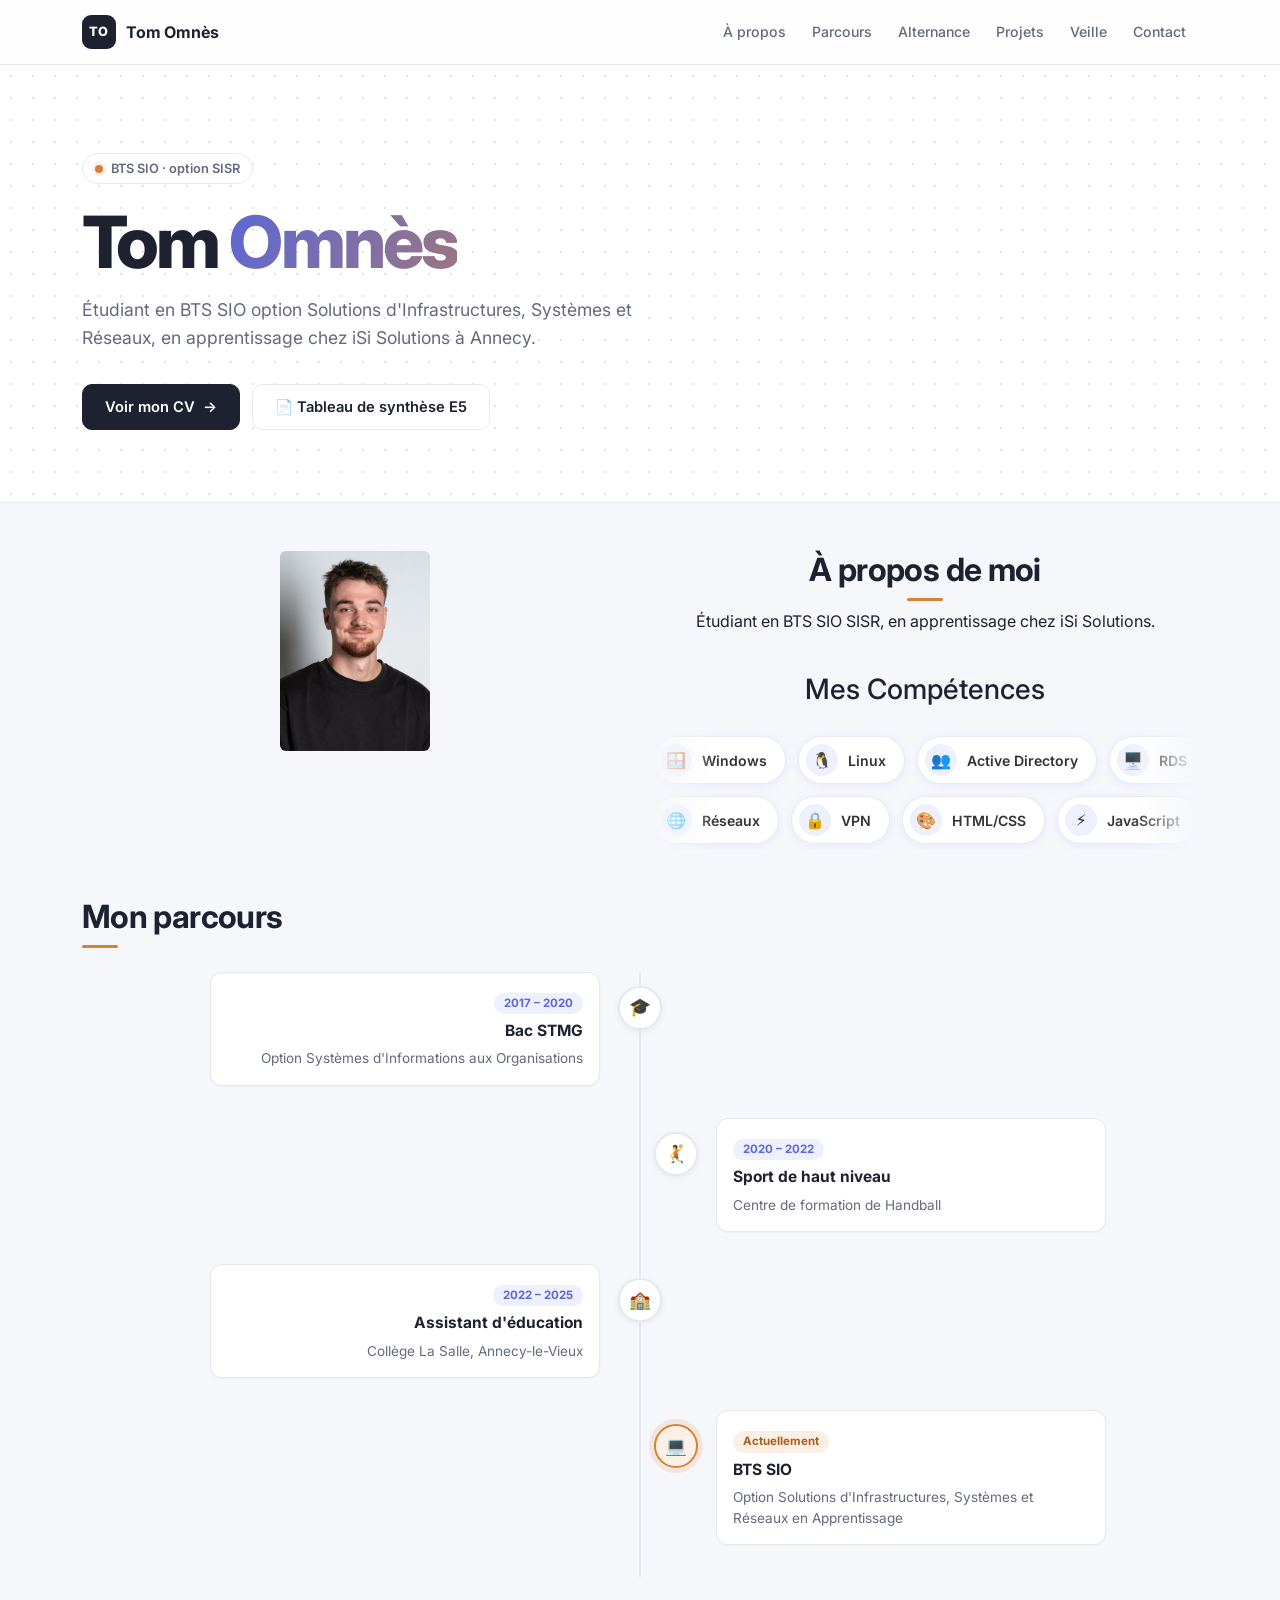
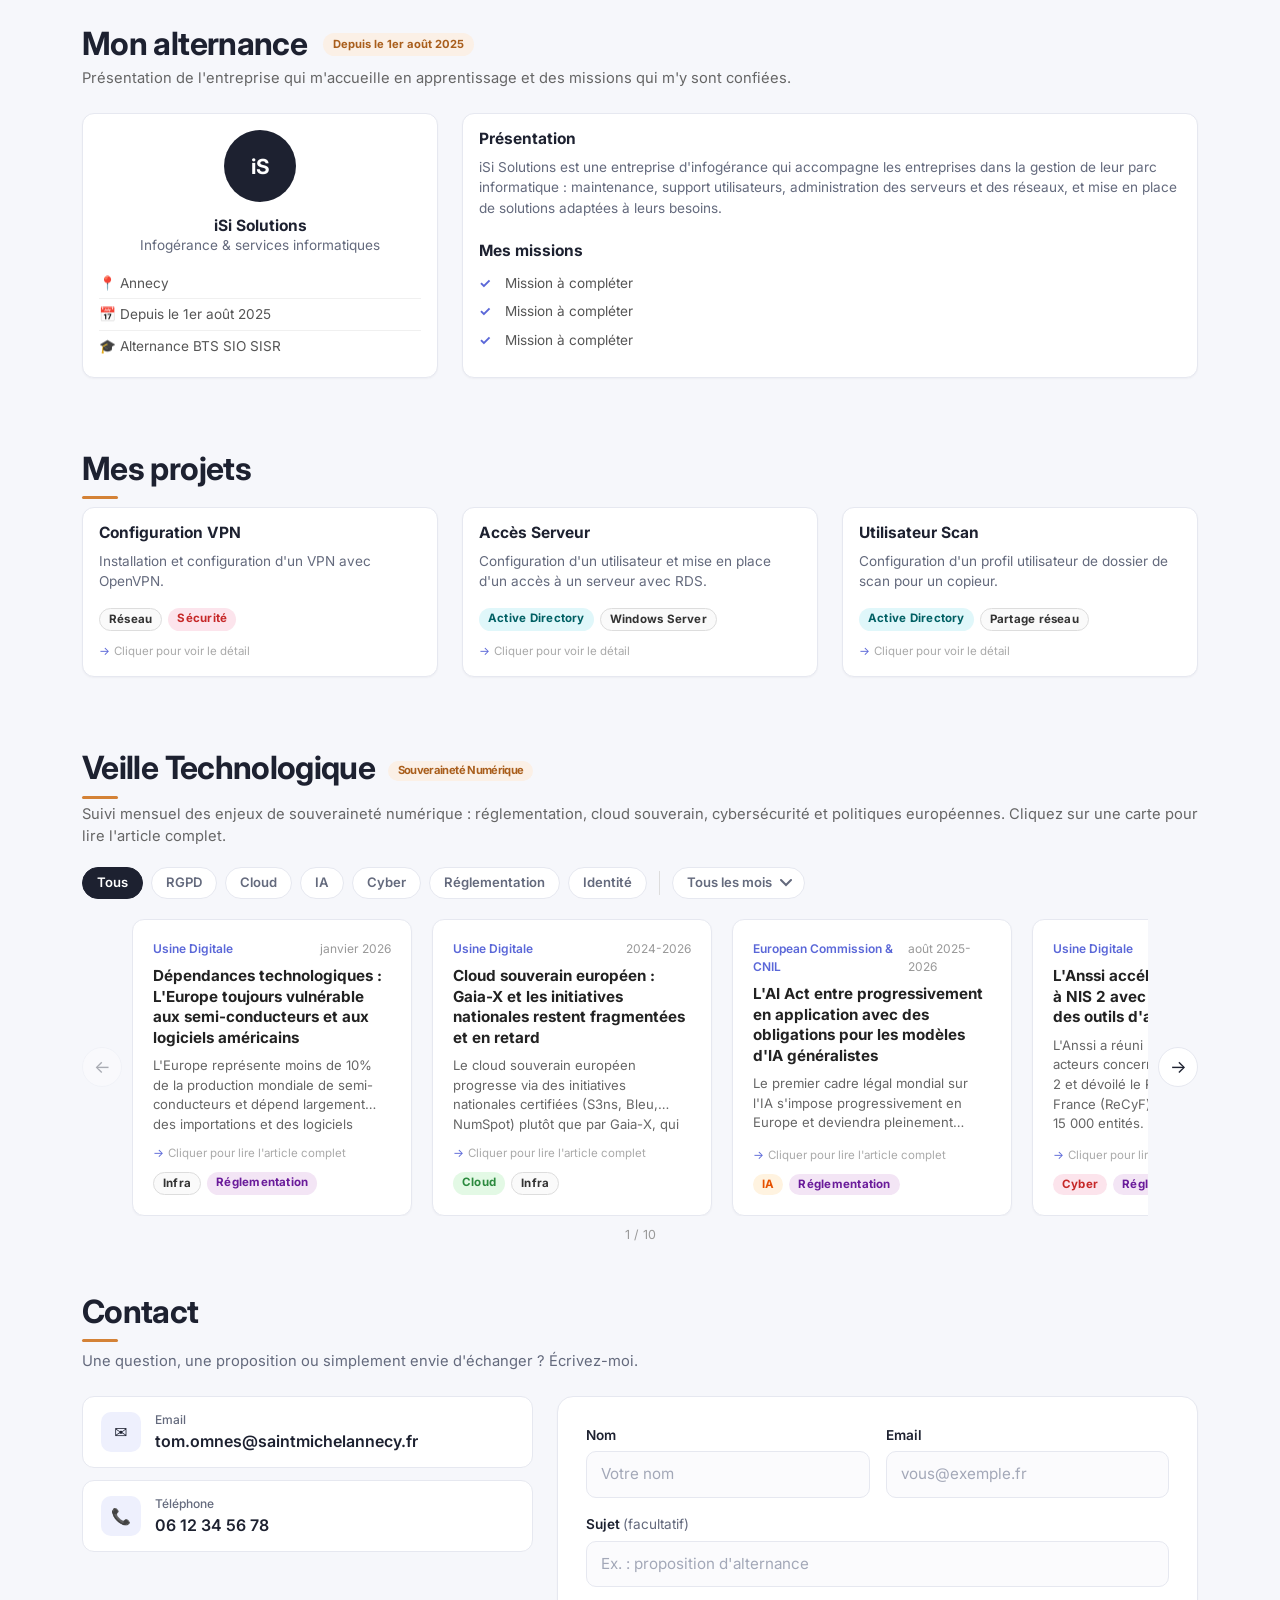
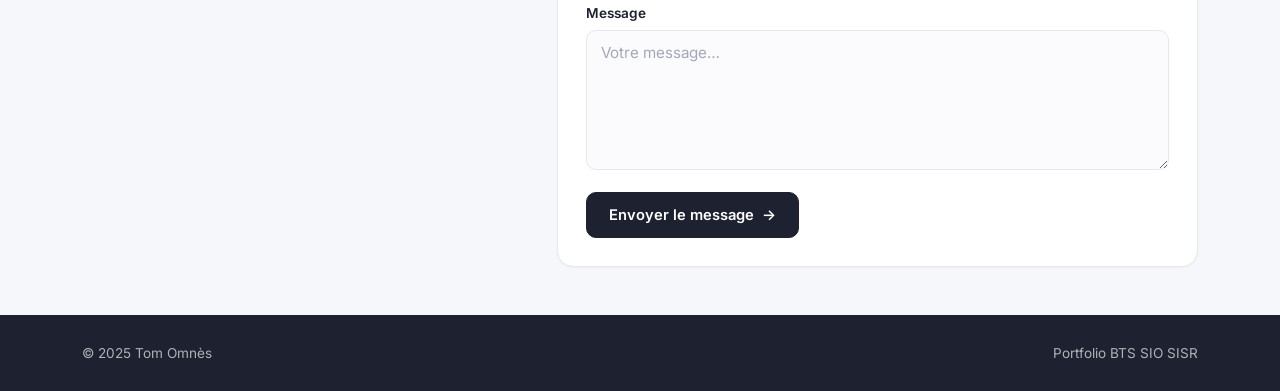
<file: index.html>
<!DOCTYPE html>
<html lang="fr">
<head>
  <meta charset="UTF-8">
  <meta name="viewport" content="width=device-width, initial-scale=1">
  <title>Portfolio Tom Omnès</title>
  <link href="https://cdn.jsdelivr.net/npm/bootstrap@5.3.2/dist/css/bootstrap.min.css" rel="stylesheet">
  <script>
    // Animations activées sauf si l'appareil demande moins de mouvement
    if (!window.matchMedia('(prefers-reduced-motion: reduce)').matches) {
      document.documentElement.classList.add('anim');
    }
  </script>
  <link rel="preconnect" href="https://fonts.googleapis.com">
  <link rel="preconnect" href="https://fonts.gstatic.com" crossorigin>
  <link href="https://fonts.googleapis.com/css2?family=Inter:wght@400;500;600;700;800&display=swap" rel="stylesheet">
  <link rel="stylesheet" href="Style.css">
  <style>

    /* ══════════════════════════════════════════════════════════
       BASE — couleurs & typographie
    ══════════════════════════════════════════════════════════ */
    :root {
      --ink: #1d2130;          /* texte principal */
      --muted: #646a7d;        /* texte secondaire */
      --line: #e6e8f0;         /* bordures */
      --bg: #f6f7fb;           /* fond de page */
      --primary: #5a67d8;      /* couleur principale */
      --primary-soft: #eef0fd;
      --accent: #d48236;       /* accent, à utiliser avec parcimonie */
      --accent-ink: #a95e1c;
      --accent-soft: #fbf0e6;
    }
    html { scroll-behavior: smooth; scroll-padding-top: 80px; }
    body {
      font-family: "Inter", system-ui, -apple-system, "Segoe UI", sans-serif;
      background: var(--bg); color: var(--ink);
      -webkit-font-smoothing: antialiased;
    }
    main h2 { font-weight: 700; letter-spacing: -0.02em; }
    /* Petit trait d'accent sous les titres de section */
    main h2::after {
      content: ""; display: block;
      width: 36px; height: 3px; margin-top: 0.5rem;
      background: var(--accent); border-radius: 3px;
    }
    main h2.text-center::after { margin-inline: auto; }
    .alternance-header h2::after { display: none; }

    /* ══════════════════════════════════════════════════════════
       EN-TÊTE — barre de navigation + section d'accueil
    ══════════════════════════════════════════════════════════ */
    .site-header {
      position: sticky; top: 0; z-index: 100;
      background: rgba(255,255,255,0.85);
      -webkit-backdrop-filter: saturate(180%) blur(12px);
              backdrop-filter: saturate(180%) blur(12px);
      border-bottom: 1px solid var(--line);
    }
    .site-nav {
      display: flex; align-items: center; justify-content: space-between;
      gap: 1rem; min-height: 64px;
    }
    .brand {
      display: inline-flex; align-items: center; gap: 10px;
      font-weight: 700; color: var(--ink); text-decoration: none;
      letter-spacing: -0.01em; flex-shrink: 0;
    }
    .brand:hover { color: var(--ink); }
    .brand-mark {
      width: 34px; height: 34px; border-radius: 9px;
      background: var(--ink); color: #fff;
      display: flex; align-items: center; justify-content: center;
      font-size: 0.8rem; font-weight: 800; letter-spacing: 0.02em;
    }
    .nav-links { display: flex; gap: 2px; }
    .nav-links a {
      position: relative; padding: 8px 12px; border-radius: 8px;
      font-size: 0.88rem; font-weight: 500; color: var(--muted);
      text-decoration: none; white-space: nowrap;
      transition: color 0.2s ease, background 0.2s ease;
    }
    .nav-links a:hover { color: var(--ink); background: #f1f2f7; }
    .nav-links a.active { color: var(--primary); }
    .nav-links a::after {
      content: ""; position: absolute; left: 12px; right: 12px; bottom: 2px;
      height: 2px; border-radius: 2px; background: var(--primary);
      transform: scaleX(0); transition: transform 0.35s cubic-bezier(.22,1,.36,1);
    }
    .nav-links a:hover::after { transform: scaleX(0.35); }
    .nav-links a.active::after { transform: scaleX(1); }

    .hero {
      padding: 5.5rem 0 4.5rem;
      background-color: #fff;
      /* Trame de points discrète */
      background-image: radial-gradient(#dfe2ee 1px, transparent 1px);
      background-size: 22px 22px;
      border-bottom: 1px solid var(--line);
    }
    .hero-eyebrow {
      display: inline-flex; align-items: center; gap: 8px;
      padding: 5px 12px; border-radius: 100px;
      background: #fff; border: 1px solid var(--line);
      font-size: 0.8rem; font-weight: 600; color: var(--muted);
    }
    .hero-eyebrow::before {
      content: ""; width: 8px; height: 8px; border-radius: 50%;
      background: var(--accent);
      box-shadow: 0 0 0 3px var(--accent-soft);
    }
    .hero h1 {
      font-size: clamp(2.6rem, 7vw, 4.5rem); font-weight: 800;
      letter-spacing: -0.04em; line-height: 1.05;
      margin: 1.25rem 0 1rem; color: var(--ink);
    }
    /* Seul dégradé du site : la signature du nom */
    .hero h1 .accent {
      background: linear-gradient(120deg, var(--primary), var(--accent));
      -webkit-background-clip: text; background-clip: text;
      color: transparent;
    }
    .hero-lead {
      max-width: 560px; font-size: 1.1rem; line-height: 1.6;
      color: var(--muted); margin-bottom: 2rem;
    }
    .hero-actions { display: flex; flex-wrap: wrap; gap: 12px; }
    .btn-solid, .btn-ghost {
      display: inline-flex; align-items: center; gap: 8px;
      padding: 11px 22px; border-radius: 10px;
      font-size: 0.92rem; font-weight: 600; text-decoration: none;
      transition: background 0.2s ease, border-color 0.2s ease, transform 0.2s ease;
    }
    .btn-solid { background: var(--ink); color: #fff; border: 1px solid var(--ink); }
    .btn-solid:hover { background: #000; color: #fff; transform: translateY(-1px); }
    .btn-ghost { background: #fff; color: var(--ink); border: 1px solid var(--line); }
    .btn-ghost:hover { border-color: #c9cddc; color: var(--ink); transform: translateY(-1px); }

    .site-footer {
      background: var(--ink); color: rgba(255,255,255,0.65);
      padding: 1.75rem 0; font-size: 0.85rem;
    }
    .site-footer p { margin: 0; }

    /* ══════════════════════════════════════════════════════════
       CONTACT
    ══════════════════════════════════════════════════════════ */
    .contact-intro { color: var(--muted); font-size: 0.92rem; margin-bottom: 1.5rem; }
    .contact-grid { display: grid; gap: 12px; }
    .contact-item {
      display: flex; align-items: center; gap: 14px;
      padding: 14px 18px; border-radius: 12px;
      background: #fff; border: 1px solid var(--line);
      color: var(--ink); font-weight: 600; text-decoration: none;
      transition: border-color 0.2s ease, transform 0.2s ease, box-shadow 0.2s ease;
    }
    .contact-item:hover {
      color: var(--ink); border-color: #d5d9f3; transform: translateY(-2px);
      box-shadow: 0 12px 28px rgba(29,33,48,0.08);
    }
    .contact-item small {
      display: block; font-size: 0.75rem; font-weight: 500; color: var(--muted);
    }
    .contact-form {
      background: #fff; border: 1px solid var(--line); border-radius: 16px;
      padding: 1.75rem; box-shadow: 0 1px 2px rgba(29,33,48,0.04);
    }
    .field label {
      display: block; margin-bottom: 6px;
      font-size: 0.85rem; font-weight: 600; color: var(--ink);
    }
    .field .optional { font-weight: 400; color: var(--muted); }
    .field input, .field textarea {
      width: 100%; padding: 11px 14px;
      font: inherit; font-size: 0.95rem; color: var(--ink);
      background: #fbfbfd; border: 1px solid var(--line); border-radius: 10px;
      outline: none;
      transition: border-color 0.2s ease, box-shadow 0.2s ease, background 0.2s ease;
    }
    .field textarea { resize: vertical; min-height: 140px; }
    .field input::placeholder, .field textarea::placeholder { color: #a3a8b8; }
    .field input:focus, .field textarea:focus {
      background: #fff; border-color: var(--primary);
      box-shadow: 0 0 0 4px var(--primary-soft);
    }
    .field-error { display: none; margin-top: 6px; font-size: 0.78rem; color: #c0392b; }
    .field.is-invalid input, .field.is-invalid textarea {
      border-color: #d9534f; box-shadow: 0 0 0 4px #fdecea;
    }
    .field.is-invalid .field-error { display: block; }
    .hp { position: absolute; left: -9999px; width: 1px; height: 1px; opacity: 0; }

    .form-footer { display: flex; flex-wrap: wrap; align-items: center; gap: 16px; }
    button.btn-solid { cursor: pointer; font-family: inherit; }
    button.btn-solid:disabled { opacity: 0.6; cursor: wait; transform: none; }
    .form-status { margin: 0; font-size: 0.88rem; color: var(--muted); }
    .form-status.is-success { color: #2b8a3e; font-weight: 600; }
    .form-status.is-error   { color: #c0392b; font-weight: 600; }
    .anim .form-status.is-success { animation: heroIn 0.6s cubic-bezier(.22,1,.36,1) both; }

    .contact-icon {
      width: 40px; height: 40px; border-radius: 10px; flex-shrink: 0;
      display: flex; align-items: center; justify-content: center;
      background: var(--primary-soft);
    }

    @media (max-width: 767px) {
      .site-nav { flex-direction: column; align-items: stretch; gap: 0; padding-top: 10px; }
      .nav-links {
        overflow-x: auto; margin: 0 -12px; padding: 4px 4px 6px;
        scrollbar-width: none;
      }
      .nav-links::-webkit-scrollbar { display: none; }
      html { scroll-padding-top: 110px; }
      .hero { padding: 3.5rem 0 3rem; }
    }

    /* ══════════════════════════════════════════════════════════
       CARDS UNIFIÉES — Parcours & Projets
    ══════════════════════════════════════════════════════════ */
    .card {
      border: 1px solid var(--line) !important;
      border-radius: 12px !important;
      box-shadow: 0 1px 2px rgba(29,33,48,0.04) !important;
      transition: transform 0.25s ease, box-shadow 0.25s ease, border-color 0.25s ease !important;
      background: #fff !important;
    }
    .card:hover {
      transform: translateY(-3px) !important;
      border-color: #d5d9f3 !important;
      box-shadow: 0 12px 28px rgba(29,33,48,0.08) !important;
    }
    .card-title { font-weight: 700; color: var(--ink); font-size: 0.97rem; }
    .card-text  { font-size: 0.85rem; color: var(--muted); }

    /* ══════════════════════════════════════════════════════════
       COMPÉTENCES — carrousel infini
    ══════════════════════════════════════════════════════════ */
    .skills-marquee {
      display: grid; gap: 12px;
      width: 100%; overflow: hidden; padding: 6px 0;
      /* Fondu sur les bords gauche et droit */
      -webkit-mask-image: linear-gradient(90deg, transparent, #000 12%, #000 88%, transparent);
              mask-image: linear-gradient(90deg, transparent, #000 12%, #000 88%, transparent);
    }
    .skills-track {
      display: flex; width: max-content;
      animation: skillsScroll var(--duration, 30s) linear infinite;
    }
    .skills-track.reverse { animation-direction: reverse; }
    .skills-marquee:hover .skills-track { animation-play-state: paused; }

    .skill-chip {
      display: inline-flex; align-items: center; gap: 10px;
      margin-right: 12px; padding: 7px 18px 7px 7px;
      background: #fff; border: 1px solid #e8e9f3; border-radius: 100px;
      box-shadow: 0 2px 8px rgba(102,126,234,0.10);
      font-size: 0.88rem; font-weight: 600; color: #333;
      white-space: nowrap;
      transition: border-color 0.2s ease, box-shadow 0.2s ease, transform 0.2s ease;
    }
    .skill-chip:hover {
      border-color: var(--primary); transform: translateY(-2px);
      box-shadow: 0 6px 16px rgba(102,126,234,0.22);
    }
    .skill-icon {
      width: 32px; height: 32px; border-radius: 50%;
      display: flex; align-items: center; justify-content: center;
      font-size: 1rem;
      background: var(--primary-soft);
    }
    /* -50 % = une copie complète de la liste, d'où une boucle sans à-coup */
    @keyframes skillsScroll {
      to { transform: translateX(-50%); }
    }
    @media (prefers-reduced-motion: reduce) {
      .skills-track { animation: none; flex-wrap: wrap; justify-content: center; width: auto; }
    }

    /* ══════════════════════════════════════════════════════════
       PARCOURS — frise verticale
    ══════════════════════════════════════════════════════════ */
    .timeline {
      position: relative; list-style: none;
      max-width: 860px; margin: 1.5rem auto 0; padding: 0;
    }
    /* Ligne centrale */
    .timeline::before {
      content: ""; position: absolute;
      top: 0; bottom: 0; left: 50%; width: 2px;
      transform: translateX(-50%);
      background: var(--line);
      border-radius: 3px;
    }
    .timeline-item {
      position: relative; width: 50%;
      padding: 0 2.5rem 2rem 0;
    }
    .timeline-item:last-child { padding-bottom: 0; }
    /* Une étape sur deux à droite de la ligne */
    .timeline-item:nth-child(even) {
      margin-left: 50%; padding: 0 0 2rem 2.5rem;
    }
    .timeline-dot {
      position: absolute; top: 14px; right: -22px; z-index: 1;
      width: 44px; height: 44px; border-radius: 50%;
      background: #fff; border: 2px solid var(--line);
      display: flex; align-items: center; justify-content: center;
      font-size: 1.1rem;
      box-shadow: 0 2px 6px rgba(29,33,48,0.06);
    }
    .timeline-item:nth-child(even) .timeline-dot { right: auto; left: -22px; }
    .timeline-item.is-current .timeline-dot {
      background: var(--accent-soft);
      border-color: var(--accent);
      box-shadow: 0 0 0 5px rgba(212,130,54,0.15);
    }
    .timeline-card { text-align: right; }
    .timeline-item:nth-child(even) .timeline-card { text-align: left; }
    .timeline-date {
      display: inline-block; font-size: 0.72rem; font-weight: 700;
      background: var(--primary-soft);
      color: var(--primary); padding: 2px 10px; border-radius: 100px;
      margin-bottom: 0.5rem;
    }
    .timeline-item.is-current .timeline-date {
      background: var(--accent-soft); color: var(--accent-ink);
    }

    @media (max-width: 767px) {
      .timeline::before { left: 22px; }
      .timeline-item,
      .timeline-item:nth-child(even) {
        width: 100%; margin-left: 0;
        padding: 0 0 1.5rem 64px;
      }
      .timeline-dot,
      .timeline-item:nth-child(even) .timeline-dot { left: 0; right: auto; }
      .timeline-card,
      .timeline-item:nth-child(even) .timeline-card { text-align: left; }
    }

    /* ══════════════════════════════════════════════════════════
       ALTERNANCE
    ══════════════════════════════════════════════════════════ */
    .alternance-header { display: flex; align-items: center; gap: 10px; margin-bottom: 0.25rem; }
    .alternance-intro  { color: #666; font-size: 0.92rem; margin-bottom: 1.5rem; }

    .company-card { display: flex; flex-direction: column; align-items: center; text-align: center; }
    .company-logo {
      width: 72px; height: 72px; border-radius: 50%;
      background: var(--ink);
      color: #fff; font-weight: 700; font-size: 1.3rem;
      display: flex; align-items: center; justify-content: center;
      margin-bottom: 0.9rem; flex-shrink: 0;
    }
    .company-meta { list-style: none; padding: 0; margin: 0.75rem 0 0; text-align: left; width: 100%; }
    .company-meta li {
      display: flex; align-items: center; gap: 8px;
      font-size: 0.85rem; color: #555; padding: 5px 0;
      border-top: 1px solid #f0f0f0;
    }
    .company-meta li:first-child { border-top: none; }

    .mission-list { list-style: none; padding: 0; margin: 0; }
    .mission-list li {
      position: relative; padding: 4px 0 4px 1.6rem;
      font-size: 0.85rem; color: #555; line-height: 1.5;
    }
    .mission-list li::before {
      content: "✓"; position: absolute; left: 0; top: 4px;
      color: var(--primary); font-weight: 700;
    }

    /* ══════════════════════════════════════════════════════════
       VEILLE — EN-TÊTE & FILTRES
    ══════════════════════════════════════════════════════════ */
    #veille { margin-bottom: 3rem; }
    #veille > h2 { margin-bottom: 0.25rem; }
    .veille-intro { color: #666; font-size: 0.92rem; margin-bottom: 1.25rem; }

    .month-badge {
      display: inline-block; font-size: 0.7rem; font-weight: 700;
      background: var(--accent-soft);
      color: var(--accent-ink); padding: 3px 10px; border-radius: 100px;
      margin-left: 6px; vertical-align: middle;
    }

    .veille-filters {
      display: flex; flex-wrap: wrap; align-items: center;
      gap: 8px; margin-bottom: 1.25rem;
    }
    .filter-btn {
      padding: 5px 14px;
      border: 1px solid var(--line); background: #fff; color: var(--muted);
      border-radius: 100px; font-size: 0.82rem; font-weight: 600;
      cursor: pointer; transition: all 0.2s ease;
    }
    .filter-btn:hover { border-color: #c9cddc; color: var(--ink); }
    .filter-btn.active {
      background: var(--ink); border-color: var(--ink); color: #fff;
    }
    .filter-separator { width: 1px; height: 24px; background: #ddd; margin: 0 4px; }
    .filter-select {
      padding: 5px 32px 5px 14px;
      border: 1px solid var(--line); border-radius: 100px;
      font-size: 0.82rem; font-weight: 600; color: var(--muted);
      background-color: #fff;
      background-image: url("data:image/svg+xml,%3Csvg xmlns='http://www.w3.org/2000/svg' width='12' height='8' viewBox='0 0 12 8'%3E%3Cpath d='M1 1l5 5 5-5' fill='none' stroke='%23646a7d' stroke-width='2' stroke-linecap='round'/%3E%3C/svg%3E");
      background-repeat: no-repeat; background-position: right 12px center;
      appearance: none; -webkit-appearance: none;
      cursor: pointer; transition: all 0.2s ease; outline: none;
    }
    .filter-select:hover, .filter-select:focus {
      border-color: #c9cddc; color: var(--ink);
      background-image: url("data:image/svg+xml,%3Csvg xmlns='http://www.w3.org/2000/svg' width='12' height='8' viewBox='0 0 12 8'%3E%3Cpath d='M1 1l5 5 5-5' fill='none' stroke='%231d2130' stroke-width='2' stroke-linecap='round'/%3E%3C/svg%3E");
    }

    /* ══════════════════════════════════════════════════════════
       VEILLE — CARROUSEL
    ══════════════════════════════════════════════════════════ */
    .veille-carousel-wrapper {
      position: relative; display: flex; align-items: center; gap: 10px;
    }
    .carousel-arrow {
      flex-shrink: 0; width: 40px; height: 40px; border-radius: 50%;
      border: 1px solid var(--line); background: #fff; color: var(--ink);
      font-size: 1.1rem; cursor: pointer;
      display: flex; align-items: center; justify-content: center;
      transition: all 0.2s ease; user-select: none;
    }
    .carousel-arrow:hover {
      background: var(--ink); border-color: var(--ink); color: #fff;
    }
    .carousel-arrow:disabled {
      opacity: 0.35; cursor: default;
      background: #fff; color: var(--ink); border-color: var(--line);
    }
    .veille-track-outer { flex: 1; overflow: hidden; }
    .veille-track {
      display: flex; gap: 1.25rem;
      transition: transform 0.35s ease; will-change: transform;
    }
    .carousel-counter {
      text-align: center; font-size: 0.78rem; color: #999; margin-top: 10px;
    }

    /* ══════════════════════════════════════════════════════════
       VEILLE — CARTE (mode résumé uniquement)
    ══════════════════════════════════════════════════════════ */
    .veille-card {
      background: #fff; border-radius: 12px;
      border: 1px solid var(--line);
      box-shadow: 0 1px 2px rgba(29,33,48,0.04);
      padding: 1.25rem;
      display: flex; flex-direction: column;
      flex-shrink: 0; width: 280px;
      transition: transform 0.25s ease, box-shadow 0.25s ease, border-color 0.25s ease;
      cursor: pointer;
    }
    .veille-card:hover {
      transform: translateY(-3px);
      border-color: #d5d9f3;
      box-shadow: 0 12px 28px rgba(29,33,48,0.08);
    }

    .veille-meta {
      display: flex; justify-content: space-between; align-items: center;
      font-size: 0.75rem; color: #999; margin-bottom: 0.5rem;
    }
    .veille-source { font-weight: 600; color: var(--primary); }

    .veille-card h4 {
      font-size: 0.95rem; font-weight: 700;
      margin-bottom: 0.5rem; color: #222; line-height: 1.35;
    }

    /* Résumé court — 3 lignes max avec ellipsis */
    .veille-short {
      font-size: 0.82rem; color: #666; line-height: 1.5;
      display: -webkit-box;
      -webkit-line-clamp: 3;
      -webkit-box-orient: vertical;
      overflow: hidden;
      flex: 1;
      margin-bottom: 0.75rem;
    }

    /* Indication "cliquer pour plus" */
    .veille-hint {
      font-size: 0.72rem; color: #aaa;
      display: flex; align-items: center; gap: 4px;
      margin-bottom: 0.6rem;
    }
    .veille-hint::before { content: "→"; color: var(--primary); }

    /* Tags */
    .veille-tags { display: flex; flex-wrap: wrap; gap: 6px; margin-top: auto; }
    .tag {
      font-size: 0.72rem; font-weight: 700; padding: 2px 9px;
      border-radius: 100px; background: #f0f0f0; color: #555;
      letter-spacing: 0.02em;
    }
    .tag[data-theme="RGPD"]           { background:#e8f0fe; color:#3b5bdb; }
    .tag[data-theme="Cloud"]          { background:#e3f9e5; color:#2b8a3e; }
    .tag[data-theme="IA"]             { background:#fff3e0; color:#e65100; }
    .tag[data-theme="Cyber"]          { background:#fce4ec; color:#c62828; }
    .tag[data-theme="Réglementation"] { background:#f3e5f5; color:#6a1b9a; }
    .tag[data-theme="Identité"]       { background:#e0f7fa; color:#006064; }
    .tag[data-theme="Infra"]          { background:#fafafa; color:#333; border:1px solid #ddd; }

    /* ══════════════════════════════════════════════════════════
       MODALE DE DÉTAIL
    ══════════════════════════════════════════════════════════ */
    .modal-overlay {
      position: fixed; inset: 0; z-index: 9999;
      background: rgba(20,23,34,0.55);
      -webkit-backdrop-filter: blur(4px); backdrop-filter: blur(4px);
      display: flex; align-items: center; justify-content: center;
      padding: 20px;
      opacity: 0; pointer-events: none;
      transition: opacity 0.25s ease;
    }
    .modal-overlay.open {
      opacity: 1; pointer-events: all;
    }
    .modal-box {
      background: #fff; border-radius: 14px;
      max-width: 640px; width: 100%;
      max-height: 85vh; overflow-y: auto;
      padding: 2rem;
      transform: translateY(24px) scale(0.96);
      transition: transform 0.45s cubic-bezier(.34,1.56,.64,1);
      position: relative;
    }
    .modal-overlay.open .modal-box {
      transform: translateY(0);
    }

    .modal-close {
      position: absolute; top: 1rem; right: 1rem;
      width: 32px; height: 32px; border-radius: 50%;
      border: 1.5px solid #ddd; background: #fff;
      color: #888; font-size: 1rem; cursor: pointer;
      display: flex; align-items: center; justify-content: center;
      transition: all 0.2s;
    }
    .modal-close:hover { background: #f4f4f4; color: #333; border-color: #bbb; }

    .modal-meta {
      display: flex; align-items: center; gap: 10px;
      flex-wrap: wrap; margin-bottom: 0.75rem;
      font-size: 0.8rem; color: #999;
    }
    .modal-source { font-weight: 700; color: var(--primary); font-size: 0.85rem; }
    .modal-date   { font-size: 0.8rem; }

    .modal-box h3 {
      font-size: 1.1rem; font-weight: 700; color: #222;
      line-height: 1.4; margin-bottom: 1rem;
    }

    .modal-detail {
      font-size: 0.88rem; color: #444;
      line-height: 1.75; margin-bottom: 1.25rem;
      white-space: pre-line;
    }

    /* Lien source dans la modale */
    .modal-link {
      display: inline-flex; align-items: center; gap: 6px;
      padding: 8px 18px;
      background: var(--ink);
      color: #fff; font-size: 0.83rem; font-weight: 600;
      border-radius: 10px; text-decoration: none;
      transition: background 0.2s;
    }
    .modal-link:hover { background: #000; color: #fff; }
    .modal-link::before { content: "↗"; }

    .modal-tags { display: flex; flex-wrap: wrap; gap: 6px; margin-top: 1.25rem; }

    /* ══════════════════════════════════════════════════════════
       PROJETS — cartes cliquables & contenu de la modale
    ══════════════════════════════════════════════════════════ */
    .projet-card { cursor: pointer; }
    .projet-card:focus-visible { outline: 3px solid var(--primary); outline-offset: 3px; }
    .projet-card .veille-hint { margin: 0.75rem 0 0; }
    .projet-detail { display: none; }

    .modal-box h4 {
      font-size: 0.9rem; font-weight: 700; color: var(--primary);
      margin: 1.25rem 0 0.5rem;
    }
    .modal-box .projet-body p { font-size: 0.88rem; color: #444; line-height: 1.7; }
    .modal-box .projet-body .mission-list li { font-size: 0.88rem; color: #444; }

    @media (max-width: 600px) {
      .veille-card { width: calc(100vw - 120px); }
      .veille-filters { gap: 6px; }
      .modal-box { padding: 1.5rem; }
    }


    /* ══════════════════════════════════════════════════════════
       ANIMATIONS
    ══════════════════════════════════════════════════════════ */
    /* Barre de progression de lecture sous la navigation */
    .scroll-progress {
      position: absolute; left: 0; bottom: -1px; height: 2px; width: 100%;
      background: var(--primary);
      transform: scaleX(var(--scroll, 0)); transform-origin: left;
    }

    /* Accueil : les points s'allument en couleur autour du curseur */
    .hero { position: relative; overflow: hidden; }
    .hero::before {
      content: ""; position: absolute; inset: 0; pointer-events: none;
      background-image: radial-gradient(var(--primary) 1.4px, transparent 1.4px);
      background-size: 22px 22px;
      -webkit-mask-image: radial-gradient(240px circle at var(--mx, 50%) var(--my, 50%), #000, transparent 70%);
              mask-image: radial-gradient(240px circle at var(--mx, 50%) var(--my, 50%), #000, transparent 70%);
      opacity: 0; transition: opacity 0.5s ease;
    }
    .hero:hover::before { opacity: 0.9; }
    .hero .container { position: relative; z-index: 1; }

    /* Flèche du bouton principal */
    .btn-arrow { display: inline-block; transition: transform 0.3s cubic-bezier(.22,1,.36,1); }
    .btn-solid:hover .btn-arrow { transform: translateX(4px); }

    /* Halo qui suit le curseur sur les cartes cliquables */
    .projet-card, .veille-card, .contact-item { position: relative; }
    .projet-card::after, .veille-card::after, .contact-item::after {
      content: ""; position: absolute; inset: 0; border-radius: inherit;
      pointer-events: none; opacity: 0; transition: opacity 0.3s ease;
      background: radial-gradient(320px circle at var(--mx, 50%) var(--my, 50%), rgba(90,103,216,0.09), transparent 60%);
    }
    .projet-card:hover::after, .veille-card:hover::after, .contact-item:hover::after { opacity: 1; }

    /* Frise : la ligne se colore au fil du défilement */
    .timeline::after {
      content: ""; position: absolute;
      top: 0; bottom: 0; left: 50%; width: 2px;
      background: var(--primary); border-radius: 2px;
      transform: translateX(-50%) scaleY(var(--progress, 1));
      transform-origin: top;
    }
    .timeline-dot { transition: border-color 0.4s ease, transform 0.4s cubic-bezier(.34,1.56,.64,1); }
    .timeline-item.is-reached .timeline-dot { border-color: var(--primary); }
    .timeline-item.is-current.is-reached .timeline-dot { border-color: var(--accent); }
    @media (max-width: 767px) {
      .timeline::after { left: 22px; }
    }

    /* Tout ce qui suit ne s'applique que si les animations sont autorisées */
    .anim .hero-eyebrow,
    .anim .hero h1,
    .anim .hero-lead,
    .anim .hero-actions {
      animation: heroIn 1s cubic-bezier(.22,1,.36,1) both;
    }
    .anim .hero h1      { animation-delay: 0.12s; }
    .anim .hero-lead    { animation-delay: 0.28s; }
    .anim .hero-actions { animation-delay: 0.42s; }
    @keyframes heroIn {
      from { opacity: 0; transform: translateY(24px); filter: blur(8px); }
      to   { opacity: 1; transform: none; filter: none; }
    }

    /* Reflet qui glisse lentement sur le nom */
    .anim .hero h1 .accent {
      background-size: 200% 100%;
      animation: shimmer 6s ease-in-out infinite alternate;
    }
    @keyframes shimmer {
      from { background-position: 0% 50%; }
      to   { background-position: 100% 50%; }
    }

    /* Apparition au défilement (classe .reveal posée par le JS) */
    .anim .reveal {
      opacity: 0; transform: translateY(28px);
      transition: opacity 0.8s cubic-bezier(.22,1,.36,1), transform 0.8s cubic-bezier(.22,1,.36,1);
      transition-delay: var(--delay, 0s);
    }
    .anim .timeline-item.reveal { transform: translateX(-36px); }
    .anim .timeline-item.reveal:nth-child(even) { transform: translateX(36px); }
    .anim .reveal.is-visible { opacity: 1; transform: none; }
    @media (max-width: 767px) {
      .anim .timeline-item.reveal:nth-child(even) { transform: translateX(-36px); }
      .anim .timeline-item.reveal.is-visible { transform: none; }
    }
    .anim .timeline-item.reveal .timeline-dot { transform: scale(0); }
    .anim .timeline-item.reveal.is-visible .timeline-dot { transform: scale(1); transition-delay: 0.25s; }

  </style>
</head>
<body>

  <!-- ══════════════════════════════════════════════════════════
       MODALE — générée une seule fois, remplie par le JS
  ══════════════════════════════════════════════════════════ -->
  <div class="modal-overlay" id="veilleModal" role="dialog" aria-modal="true">
    <div class="modal-box">
      <button class="modal-close" id="modalClose" aria-label="Fermer">✕</button>
      <div class="modal-meta">
        <span class="modal-source" id="mSource"></span>
        <span>·</span>
        <span class="modal-date" id="mDate"></span>
      </div>
      <h3 id="mTitle"></h3>
      <p class="modal-detail" id="mDetail"></p>
      <a class="modal-link" id="mLink" href="#" target="_blank" rel="noopener">Lire l'article source</a>
      <div class="modal-tags" id="mTags"></div>
    </div>
  </div>

  <!-- Modale des projets — remplie à partir du .projet-detail de la carte cliquée -->
  <div class="modal-overlay" id="projetModal" role="dialog" aria-modal="true" aria-labelledby="pTitle">
    <div class="modal-box">
      <button class="modal-close" aria-label="Fermer">✕</button>
      <h3 id="pTitle"></h3>
      <div class="projet-body" id="pBody"></div>
      <div class="modal-tags" id="pTags"></div>
    </div>
  </div>

  <header class="site-header">
    <div class="scroll-progress" aria-hidden="true"></div>
    <nav class="container site-nav">
      <a href="#top" class="brand"><span class="brand-mark">TO</span>Tom Omnès</a>
      <div class="nav-links">
        <a href="#propos">À propos</a>
        <a href="#parcours">Parcours</a>
        <a href="#alternance">Alternance</a>
        <a href="#projets">Projets</a>
        <a href="#veille">Veille</a>
        <a href="#contact">Contact</a>
      </div>
    </nav>
  </header>

  <section class="hero" id="top">
    <div class="container">
      <span class="hero-eyebrow">BTS SIO · option SISR</span>
      <h1>Tom <span class="accent">Omnès</span></h1>
      <p class="hero-lead">Étudiant en BTS SIO option Solutions d'Infrastructures, Systèmes et Réseaux, en apprentissage chez iSi Solutions à Annecy.</p>
      <div class="hero-actions">
        <a href="documents/CV-Tom-Omnes.pdf" target="_blank" rel="noopener" class="btn-solid">Voir mon CV <span class="btn-arrow">→</span></a>
        <a href="documents/E5-Tableau-de-synthese.pdf" target="_blank" rel="noopener" class="btn-ghost">📄 Tableau de synthèse E5</a>
      </div>
    </div>
  </section>

  <main class="container my-5">

    <!-- ── À PROPOS ─────────────────────────────────────────── -->
    <div id="propos" class="row mb-5 align-items-start">
      <div class="col-md-6 d-flex flex-column align-items-center justify-content-center">
        <img id="PhT" src="images/PhotoTom.jpg" alt="Photo de profil" class="img-fluid rounded">
      </div>
      <div class="col-md-6 d-flex flex-column align-items-center justify-content-start">
        <h2 class="text-center">À propos de moi</h2>
        <p class="text-center">Étudiant en BTS SIO SISR, en apprentissage chez iSi Solutions.</p>
        <h3 class="text-center mt-4">Mes Compétences</h3>
        <div class="skills-marquee mt-3">
          <div class="skills-track">
            <span class="skill-chip"><span class="skill-icon">🪟</span>Windows</span>
            <span class="skill-chip"><span class="skill-icon">🐧</span>Linux</span>
            <span class="skill-chip"><span class="skill-icon">👥</span>Active Directory</span>
            <span class="skill-chip"><span class="skill-icon">🖥️</span>RDS</span>
          </div>
          <div class="skills-track reverse">
            <span class="skill-chip"><span class="skill-icon">🌐</span>Réseaux</span>
            <span class="skill-chip"><span class="skill-icon">🔒</span>VPN</span>
            <span class="skill-chip"><span class="skill-icon">🎨</span>HTML/CSS</span>
            <span class="skill-chip"><span class="skill-icon">⚡</span>JavaScript</span>
          </div>
        </div>
      </div>
    </div>

    <!-- ── PARCOURS ──────────────────────────────────────────── -->
    <div id="parcours" class="mb-5">
      <h2>Mon parcours</h2>
      <ol class="timeline">
        <li class="timeline-item">
          <span class="timeline-dot">🎓</span>
          <div class="card timeline-card"><div class="card-body">
            <span class="timeline-date">2017 – 2020</span>
            <h5 class="card-title">Bac STMG</h5>
            <p class="card-text mb-0">Option Systèmes d'Informations aux Organisations</p>
          </div></div>
        </li>
        <li class="timeline-item">
          <span class="timeline-dot">🤾</span>
          <div class="card timeline-card"><div class="card-body">
            <span class="timeline-date">2020 – 2022</span>
            <h5 class="card-title">Sport de haut niveau</h5>
            <p class="card-text mb-0">Centre de formation de Handball</p>
          </div></div>
        </li>
        <li class="timeline-item">
          <span class="timeline-dot">🏫</span>
          <div class="card timeline-card"><div class="card-body">
            <span class="timeline-date">2022 – 2025</span>
            <h5 class="card-title">Assistant d'éducation</h5>
            <p class="card-text mb-0">Collège La Salle, Annecy-le-Vieux</p>
          </div></div>
        </li>
        <li class="timeline-item is-current">
          <span class="timeline-dot">💻</span>
          <div class="card timeline-card"><div class="card-body">
            <span class="timeline-date">Actuellement</span>
            <h5 class="card-title">BTS SIO</h5>
            <p class="card-text mb-0">Option Solutions d'Infrastructures, Systèmes et Réseaux en Apprentissage</p>
          </div></div>
        </li>
      </ol>
    </div>

    <!-- ── ALTERNANCE ────────────────────────────────────────── -->
    <div id="alternance" class="mb-5">
      <div class="alternance-header">
        <h2 class="mb-0">Mon alternance</h2>
        <span class="month-badge">Depuis le 1er août 2025</span>
      </div>
      <p class="alternance-intro">Présentation de l'entreprise qui m'accueille en apprentissage et des missions qui m'y sont confiées.</p>

      <div class="row">
        <div class="col-md-4 mb-4">
          <div class="card h-100"><div class="card-body company-card">
            <div class="company-logo">iS</div>
            <h5 class="card-title mb-0">iSi Solutions</h5>
            <p class="card-text mb-0">Infogérance &amp; services informatiques</p>
            <ul class="company-meta">
              <li>📍 Annecy</li>
              <li>📅 Depuis le 1er août 2025</li>
              <li>🎓 Alternance BTS SIO SISR</li>
            </ul>
          </div></div>
        </div>
        <div class="col-md-8 mb-4">
          <div class="card h-100"><div class="card-body">
            <h5 class="card-title">Présentation</h5>
            <p class="card-text">
              iSi Solutions est une entreprise d'infogérance qui accompagne les entreprises dans la gestion
              de leur parc informatique : maintenance, support utilisateurs, administration des serveurs et
              des réseaux, et mise en place de solutions adaptées à leurs besoins.
            </p>
            <h5 class="card-title mt-4">Mes missions</h5>
            <ul class="mission-list">
              <li>Mission à compléter</li>
              <li>Mission à compléter</li>
              <li>Mission à compléter</li>
            </ul>
          </div></div>
        </div>
      </div>
    </div>

    <!-- ── PROJETS ───────────────────────────────────────────── -->
    <div id="projets" class="mb-5">
      <h2>Mes projets</h2>
      <div class="row">
        <div class="col-md-4 mb-4">
          <div class="card h-100 projet-card" tabindex="0" role="button" aria-haspopup="dialog"><div class="card-body d-flex flex-column">
            <h5 class="card-title">Configuration VPN</h5>
            <p class="card-text">Installation et configuration d'un VPN avec OpenVPN.</p>
            <div class="veille-tags">
              <span class="tag" data-theme="Infra">Réseau</span>
              <span class="tag" data-theme="Cyber">Sécurité</span>
            </div>
            <span class="veille-hint">Cliquer pour voir le détail</span>
            <div class="projet-detail">
              <h4>Contexte</h4>
              <p>Permettre à des utilisateurs nomades d'accéder de manière sécurisée aux ressources du réseau interne de l'entreprise depuis l'extérieur.</p>
              <h4>Réalisation</h4>
              <ul class="mission-list">
                <li>Installation du serveur OpenVPN et génération de l'autorité de certification (PKI)</li>
                <li>Création des certificats serveur et clients</li>
                <li>Configuration du tunnel, du routage et des règles de pare-feu</li>
                <li>Déploiement du client et tests de connexion depuis l'extérieur</li>
              </ul>
              <h4>Compétences mobilisées</h4>
              <p>Chiffrement et certificats, routage, sécurisation des accès distants.</p>
            </div>
          </div></div>
        </div>
        <div class="col-md-4 mb-4">
          <div class="card h-100 projet-card" tabindex="0" role="button" aria-haspopup="dialog"><div class="card-body d-flex flex-column">
            <h5 class="card-title">Accès Serveur</h5>
            <p class="card-text">Configuration d'un utilisateur et mise en place d'un accès à un serveur avec RDS.</p>
            <div class="veille-tags">
              <span class="tag" data-theme="Identité">Active Directory</span>
              <span class="tag" data-theme="Infra">Windows Server</span>
            </div>
            <span class="veille-hint">Cliquer pour voir le détail</span>
            <div class="projet-detail">
              <h4>Contexte</h4>
              <p>Donner à un nouvel utilisateur un accès à distance à ses applications métier hébergées sur un serveur Windows via les services Bureau à distance (RDS).</p>
              <h4>Réalisation</h4>
              <ul class="mission-list">
                <li>Création du compte utilisateur dans l'Active Directory</li>
                <li>Ajout aux groupes de sécurité adaptés (dont les utilisateurs du Bureau à distance)</li>
                <li>Attribution des droits sur les ressources et partages nécessaires</li>
                <li>Test de la connexion RDS et accompagnement de l'utilisateur</li>
              </ul>
              <h4>Compétences mobilisées</h4>
              <p>Administration Active Directory, gestion des droits, services RDS.</p>
            </div>
          </div></div>
        </div>
        <div class="col-md-4 mb-4">
          <div class="card h-100 projet-card" tabindex="0" role="button" aria-haspopup="dialog"><div class="card-body d-flex flex-column">
            <h5 class="card-title">Utilisateur Scan</h5>
            <p class="card-text">Configuration d'un profil utilisateur de dossier de scan pour un copieur.</p>
            <div class="veille-tags">
              <span class="tag" data-theme="Identité">Active Directory</span>
              <span class="tag" data-theme="Infra">Partage réseau</span>
            </div>
            <span class="veille-hint">Cliquer pour voir le détail</span>
            <div class="projet-detail">
              <h4>Contexte</h4>
              <p>Permettre au copieur multifonction d'envoyer les documents numérisés directement dans un dossier réseau de l'utilisateur (scan vers dossier SMB).</p>
              <h4>Réalisation</h4>
              <ul class="mission-list">
                <li>Création d'un compte de service dédié au copieur</li>
                <li>Création du dossier de scan et configuration du partage et des permissions NTFS</li>
                <li>Paramétrage du profil de destination dans l'interface du copieur</li>
                <li>Test de numérisation et vérification de la réception des fichiers</li>
              </ul>
              <h4>Compétences mobilisées</h4>
              <p>Partages réseau SMB, permissions NTFS, configuration de périphériques.</p>
            </div>
          </div></div>
        </div>
      </div>
    </div>

    <!-- ── VEILLE TECHNOLOGIQUE ──────────────────────────────── -->
    <div id="veille" class="mb-5">
      <h2>Veille Technologique <span class="month-badge">Souveraineté Numérique</span></h2>
      <p class="veille-intro">
        Suivi mensuel des enjeux de souveraineté numérique : réglementation, cloud souverain,
        cybersécurité et politiques européennes. Cliquez sur une carte pour lire l'article complet.
      </p>

      <div class="veille-filters" id="veilleFilters">
        <button class="filter-btn active" data-filter="all">Tous</button>
        <button class="filter-btn" data-filter="theme-RGPD">RGPD</button>
        <button class="filter-btn" data-filter="theme-Cloud">Cloud</button>
        <button class="filter-btn" data-filter="theme-IA">IA</button>
        <button class="filter-btn" data-filter="theme-Cyber">Cyber</button>
        <button class="filter-btn" data-filter="theme-Réglementation">Réglementation</button>
        <button class="filter-btn" data-filter="theme-Identité">Identité</button>
        <div class="filter-separator"></div>
        <select class="filter-select" id="filterMois" aria-label="Filtrer par mois">
          <option value="all">Tous les mois</option>
          <option value="mois-2026-03">Mars 2026</option>
          <option value="mois-2026-04">Avril 2026</option>
          <!-- Ajouter ici : <option value="mosis-2026-04">Avril 2026</option> -->
        </select>
      </div>

      <div class="veille-carousel-wrapper">
        <button class="carousel-arrow" id="arrowPrev" aria-label="Précédent">&#8592;</button>
        <div class="veille-track-outer">
          <div class="veille-track" id="veilleTrack">

            <!-- ══════════════════════════════════════════════════
                 STRUCTURE D'UNE CARTE :
                 - data-themes     : thèmes séparés par espace
                 - data-mois       : AAAA-MM
                 - data-detail     : texte long affiché dans la modale
                                     (peut contenir des \n pour les sauts de ligne)
                 - data-link       : URL de l'article source
                 - data-link-label : texte du bouton lien (optionnel)
                 Ajouter les nouvelles cartes ICI, avant les autres.
            ══════════════════════════════════════════════════ -->
            <!-- CARTE 10 -->

            <article class="veille-card"
              data-themes="Infra Réglementation"
              data-mois="2026-04"
              data-detail="Pour les semi-conducteurs, l’Europe représente moins de 10% de la production mondiale, loin derrière l’Asie et les États-Unis, tandis que la Chine concentre près de 70% de l’extraction mondiale de métaux critiques nécessaires à l’électronique. L’Europe importe non seulement les matières premières essentielles à ses industries numériques mais ne maîtrise pas non plus les étapes industrielles les plus sensibles de leur transformation, et est même dépendante de logiciels étrangers ; sans contrôle sur les composants matériels et sur les briques logicielles, il n’y a pas d’autonomie numérique possible. Cette réalité structure toute la stratégie de souveraineté : la souveraineté est la capacité à continuer d’avoir des capacités numériques fiables, opérationnelles, non influencées et non manipulées ; si les outils de communication peuvent être coupés de l’extérieur, les données sont sur des clouds soumis à une juridiction étrangère, ou les communications reposent sur une infrastructure qui peut être désactivée, alors on n’est pas souverain. À retenir : La vraie souveraineté numérique reste illusoire sans maîtrise des semi-conducteurs ; l’Europe doit se concentrer sur la création de dépendances réciproques plutôt que chercher une indépendance totale."
              data-link="https://www.usine-digitale.fr/souverainete/souverainete-numerique-entre-mythe-dindependance-et-realite-industrielle.GGIFCDQNQFCADAO5MCKOFWX2QU.html"
              data-link-label="Lire sur Usine Digitale">
              <div class="veille-meta">
                <span class="veille-source">Usine Digitale</span>
                <span>janvier 2026</span>
              </div>
              <h4>Dépendances technologiques : L'Europe toujours vulnérable aux semi-conducteurs et aux logiciels américains</h4>
              <p class="veille-short">L'Europe représente moins de 10% de la production mondiale de semi-conducteurs et dépend largement des importations et des logiciels étrangers. La véritable souveraineté numérique reste illusoire sans maîtrise des composants matériels.</p>
              <span class="veille-hint">Cliquer pour lire l'article complet</span>
              <div class="veille-tags">
                <span class="tag" data-theme="Infra">Infra</span>
                <span class="tag" data-theme="Réglementation">Réglementation</span>
              </div>
            </article>

            
            <!-- CARTE 9 -->

            <article class="veille-card"
              data-themes="Cloud Infra"
              data-mois="2026-04"
              data-detail="Gaia-X n’est pas un cloud souverain au sens strict, mais une initiative européenne franco-allemande visant à développer une infrastructure de données commune par l’établissement de standards, poursuivant deux objectifs : faire émerger des solutions d’hébergement pour les données stratégiques des acteurs industriels européens et créer des espaces de données interopérables. Gaia-X compte 331 membres parmi lesquels Airbus, Engie, Orange, Renault côté industriel et Outscale, OVHcloud, Bleu côté fournisseur. S3ns a obtenu sa qualification SecNumCloud (3.2) par l’Anssi pour son cloud Premi3ns, et Bleu pourra bientôt faire valoir la sienne début 2026. Parallèlement, NumSpot a annoncé le lancement de sa plateforme de services cloud managés s’appuyant sur l’infrastructure cloud d’Outscale qui a reçu la qualification SecNumCloud, et NumSpot espère boucler le processus d’obtention de cette certification d’ici début 2026. À retenir : Le cloud souverain européen progresse via des initiatives nationales certifiées (S3ns, Bleu, NumSpot) plutôt que par Gaia-X, qui accumule retards et critiques malgré son rôle de cadre de référence."
              data-link="https://www.usine-digitale.fr/article/gaia-x-une-alternative-serieuse-au-schema-europeen-de-certification-cloud.N2218775"
              data-link-label="Lire sur Usine Digitale">
              <div class="veille-meta">
                <span class="veille-source">Usine Digitale</span>
                <span>2024-2026</span>
              </div>
              <h4>Cloud souverain européen : Gaia-X et les initiatives nationales restent fragmentées et en retard</h4>
              <p class="veille-short">Le cloud souverain européen progresse via des initiatives nationales certifiées (S3ns, Bleu, NumSpot) plutôt que par Gaia-X, qui accumule retards et critiques. Plusieurs acteurs visent l'obtention de la qualification SecNumCloud en 2026.</p>
              <span class="veille-hint">Cliquer pour lire l'article complet</span>
              <div class="veille-tags">
                <span class="tag" data-theme="Cloud">Cloud</span>
                <span class="tag" data-theme="Infra">Infra</span>
              </div>
            </article>
            
            <!-- CARTE 8 -->

            <article class="veille-card"
              data-themes="IA Réglementation"
              data-mois="2026-04"
              data-detail="Le Règlement sur l’intelligence artificielle (RIA) est entré en vigueur le 1er août 2024, avec application échelonnée : 2 février 2025 (interdictions relatives aux systèmes d’IA présentant des risques inacceptables), 2 août 2025 (application des règles pour les modèles d’IA à usage général), et 2 août 2026 (toutes les dispositions deviennent applicables, en particulier les règles relatives aux systèmes d’IA à haut risque). Les transparences règles de l’AI Act entreront en effet en août 2026. Les fournisseurs de modèles d’IA à usage général (GPAI) sont exposés à des sanctions pouvant atteindre 15 millions d’euros ou 3% de leur chiffre d’affaires mondial, avec les pouvoirs de sanction du Bureau effectifs à partir du 2 août 2026. À retenir : L’AI Act, premier cadre légal mondial sur l’IA, s’impose progressivement en Europe et deviendra pleinement applicable en août 2026, créant des obligations majeures pour les fournisseurs technologiques."
              data-link="https://digital-strategy.ec.europa.eu/en/policies/regulatory-framework-ai"
              data-link-label="Lire sur European Commission & CNIL">
              <div class="veille-meta">
                <span class="veille-source">European Commission & CNIL</span>
                <span>août 2025-2026</span>
              </div>
              <h4>L'AI Act entre progressivement en application avec des obligations pour les modèles d'IA généralistes</h4>
              <p class="veille-short">Le premier cadre légal mondial sur l'IA s'impose progressivement en Europe et deviendra pleinement applicable en août 2026. Les fournisseurs de modèles d'IA à usage général s'exposent à des sanctions pouvant atteindre 15 millions d'euros ou 3% de leur chiffre d'affaires mondial.</p>
              <span class="veille-hint">Cliquer pour lire l'article complet</span>
              <div class="veille-tags">
                <span class="tag" data-theme="IA">IA</span>
                <span class="tag" data-theme="Réglementation">Réglementation</span>
              </div>
            </article>

            
            <!-- CARTE 7 -->
            
            <article class="veille-card"
              data-themes="Cyber Réglementation"
              data-mois="2026-04"
              data-detail="Le 17 mars, l’Anssi a réuni l’ensemble des acteurs concernés par la directive européenne NIS 2 avec pour objectif d’enclencher une dynamique de sécurisation à grande échelle en incitant les organisations à anticiper les futures obligations réglementaires, et a dévoilé une version de travail du Référentiel Cyber France (ReCyF) qui détaille les objectifs de sécurité attendus et propose des mesures concrètes pour s’y conformer. L’Anssi a mis en ligne le service d’enregistrement anticipé des entités assujetties à la directive européenne NIS 2 pour faciliter leur future mise en conformité et accéder aux premiers outils d’accompagnement. Cependant, alors que l’Anssi pousse les organisations à se préparer à NIS 2 avec des outils concrets, la France accuse toujours un retard dans sa transposition, un décalage qui entretient l’incertitude et fragilise sa position en Europe face à l’intensification des cybermenaces. À retenir : Malgré un retard législatif persistant, l’Anssi déploie des ressources concrètes pour que les plus de 15 000 entités concernées se préparent dès maintenant aux obligations de NIS 2."
              data-link="https://www.usine-digitale.fr/cybersecurite/cybersecurite-le-decalage-entre-ambition-et-execution-se-creuse-autour-de-lapplication-la-directive-nis-2.UDC4QE3PB5DDJP7TWUNO4IJ4WY.html"
              data-link-label="Lire sur Usine Digitale">
              <div class="veille-meta">
                <span class="veille-source">Usine Digitale</span>
                <span>mars 2026</span>
              </div>
              <h4>L'Anssi accélère la préparation à NIS 2 avec un référentiel et des outils d'accompagnement</h4>
              <p class="veille-short">L'Anssi a réuni le 17 mars tous les acteurs concernés par la directive NIS 2 et dévoilé le Référentiel Cyber France (ReCyF) pour guider plus de 15 000 entités. Malgré un retard legislatif, l'agence déploie des outils concrets pour préparer les organisations dès maintenant.</p>
              <span class="veille-hint">Cliquer pour lire l'article complet</span>
              <div class="veille-tags">
                <span class="tag" data-theme="Cyber">Cyber</span>
                <span class="tag" data-theme="Réglementation">Réglementation</span>
              </div>
            </article>          
            
            <!-- CARTE 6 -->
            <article class="veille-card"
            data-themes="Réglementation Cloud"
            data-mois="2026-04"
            data-detail="Le gouvernement a annoncé sa nouvelle doctrine en matière d’achats publics dans le numérique, détaillée dans une circulaire ministérielle qui fixe une hiérarchie claire : mutualiser d’abord les solutions existantes au sein de l’État, recourir ensuite à des offres du marché, développer en interne uniquement en dernier recours, et érige la souveraineté en critère structurant des décisions d’achat, en particulier pour les données sensibles hébergées sur des infrastructures certifiées SecNumCloud. Cette réorientation intervient après des années d’atermoiements concernant des projets clés comme le Health Data Hub. L’hébergement chez Microsoft, les solutions transitoires successives, les contentieux juridiques et les critiques institutionnelles ont longtemps illustré l’incapacité de l’État à aligner ses ambitions et ses choix techniques. Le dossier du Health Data Hub symbolise les contradictions passées : ce n’est qu’en février 2026 que le gouvernement a officiellement renoncé à la « solution intercalaire » pour annoncer une bascule directe vers un hébergement certifié SecNumCloud. À retenir : L’État français place désormais la souveraineté numérique au cœur de sa stratégie d’achats publics, quittant enfin la dépendance aux solutions américaines pour ses données sensibles."
            data-link="https://www.usine-digitale.fr/article/souverainete-numerique-le-grand-virage-de-letat-peut-il-vraiment-fonctionner.NASN2K4MSBACZIS5KCJZJPSYYU.html"
            data-link-label="Lire sur Usine Digitale">
            <div class="veille-meta">
              <span class="veille-source">Usine Digitale</span>
              <span>février 2026</span>
            </div>
            <h4>L'État français redéfinit sa doctrine d'achat public avec la souveraineté comme critère prioritaire</h4>
            <p class="veille-short">Le gouvernement français place désormais la souveraineté numérique au cœur de sa stratégie d'achats publics, quittant enfin la dépendance aux solutions américaines. Une circulaire ministérielle établit une hiérarchie claire : mutualiser d'abord, acheter ensuite, développer en interne uniquement en dernier recours.</p>
            <span class="veille-hint">Cliquer pour lire l'article complet</span>
            <div class="veille-tags">
              <span class="tag" data-theme="Réglementation">Réglementation</span>
              <span class="tag" data-theme="Cloud">Cloud</span>
            </div>
          </article>

            <!-- CARTE 5 -->
            <article class="veille-card"
              data-themes="IA Réglementation"
              data-mois="2026-03"
              data-detail="Les règles de transparence de l’AI Act entreront en vigueur en août 2026, imposant aux développeurs et déployeurs d’informer les utilisateurs quant à l’utilisation d’IA. Les règles pour l’IA à haut risque entreront en effet en août 2026 et août 2027. Chaque État membre devra désigner avant le 2 août 2025 une ou plusieurs autorités compétentes pour endosser le rôle d’autorité de surveillance du marché. La CNIL prévoit de s’appuyer sur ces exigences pour guider et accompagner les acteurs dans le respect du RIA, mais également du RGPD en proposant une vision intégrée des règles applicables."
              data-link="https://digital-strategy.ec.europa.eu/en/policies/regulatory-framework-ai"
              data-link-label="Lire sur European Commission / Digital Strategy & CNIL">
              <div class="veille-meta">
                <span class="veille-source">European Commission / Digital Strategy & CNIL</span>
                <span>01 mars 2026</span>
              </div>
              <h4>AI Act : entrée progressive en application, transparence exigée dès août 2026</h4>
              <p class="veille-short">Les règles de transparence de l'AI Act entreront en vigueur en août 2026, imposant aux développeurs d'informer les utilisateurs sur l'utilisation d'IA. L'échéance approche pour que les entreprises européennes se conforment à ces obligations strictes.</p>
              <span class="veille-hint">Cliquer pour lire l'article complet</span>
              <div class="veille-tags">
                <span class="tag" data-theme="IA">IA</span>
                <span class="tag" data-theme="Réglementation">Réglementation</span>
              </div>
            </article>

            
            <!-- CARTE 4 -->
            <article class="veille-card"
              data-themes="Cloud Réglementation"
              data-mois="2026-03"
              data-detail="Une matinée d’échanges a été consacrée aux enjeux de sobriété et de souveraineté numérique le 17 mars 2026, interrogeant comment concilier transition numérique, transition écologique et souveraineté, sachant que l’infrastructure numérique mondiale repose sur des ressources matérielles et énergétiques limitées : métaux critiques, composants électroniques, infrastructures énergétiques, et que l’essor rapide de l’intelligence artificielle accentue les besoins en calcul, données et infrastructures. L’objectif est de réduire la dépendance aux ressources mondiales et faire du numérique public un levier de souveraineté, de performance et de sobriété."
              data-link="https://ecoresponsable.numerique.gouv.fr/actualites/17mars-event-meae-dinum/"
              data-link-label="Lire sur Numérique écoresponsable (DINUM)">
              <div class="veille-meta">
                <span class="veille-source">Numérique écoresponsable (DINUM)</span>
                <span>17 mars 2026</span>
              </div>
              <h4>Semaine NumEco 2026 : sobriété et souveraineté numérique face aux ressources limitées</h4>
              <p class="veille-short">La France reconnaît que la souveraineté numérique ne peut ignorer les enjeux écologiques et les dépendances aux ressources critiques. Une matinée d'échanges interroge comment concilier transition numérique, transition écologique et indépendance stratégique.</p>
              <span class="veille-hint">Cliquer pour lire l'article complet</span>
              <div class="veille-tags">
                <span class="tag" data-theme="Cloud">Cloud</span>
                <span class="tag" data-theme="Réglementation">Réglementation</span>
              </div>
            </article>

            
            <!-- CARTE 3 -->
            <article class="veille-card"
                data-themes="Infra Réglementation"
                data-mois="2026-03"
                data-detail="Lancé en 2023 pour faciliter l’accès des jeunes pousses françaises aux marchés publics et privés, le programme gouvernemental « Je Choisis La French Tech » prend une nouvelle dimension avec une implication renforcée de l’État. En février 2026, le programme prend une nouvelle dimension avec le renforcement de l’implication de l’État par la création d’un réseau d’ambassadeurs dédiés au sein de chaque ministère, chargés de faciliter l’intégration des solutions issues des startups, l’objectif étant de doubler d’ici 2027 le volume d’achats publics réalisés auprès des start-up. En 2023, ces achats ont bondi de plus de 33 %, dépassant les 2,3 milliards d’euros et représentant désormais plus de 1,4 % du volume total des achats publics."
                data-link="https://www.usine-digitale.fr/start-up/french-tech/souverainete-numerique-letat-veut-doubler-le-volume-dachats-publics-realises-aupres-des-start-up-francaises-dici-2027.CDVF72ZZIZCP3OJ4XYNHY7U7NY.html"
                data-link-label="Lire sur L'Usine Digitale / French Tech">
                <div class="veille-meta">
                  <span class="veille-source">L'Usine Digitale / French Tech</span>
                  <span>17 février 2026</span>
                </div>
                <h4>Extension du programme « Je Choisis La French Tech » pour doubler les achats publics auprès des start-up</h4>
                <p class="veille-short">L'État renforce le programme « Je Choisis La French Tech » en créant des ambassadeurs dans chaque ministère pour doubler les achats publics auprès des start-ups d'ici 2027. En 2023, ces achats ont dépassé les 2,3 milliards d'euros, représentant plus de 1,4 % du volume total.</p>
                <span class="veille-hint">Cliquer pour lire l'article complet</span>
                <div class="veille-tags">
                  <span class="tag" data-theme="Infra">Infra</span>
                  <span class="tag" data-theme="Réglementation">Réglementation</span>
                </div>
              </article>

            
            <!-- CARTE 2 -->
            <article class="veille-card"
                data-themes="Cloud Réglementation"
                data-mois="2026-03"
                data-detail="Par une circulaire du Premier ministre, l’État précise sa doctrine pour orienter les administrations vers un usage responsable et souverain des solutions numériques, définissant les conditions dans lesquelles les administrations doivent privilégier le recours à des solutions disponibles sur le marché ou, à l’inverse, le développement interne de solutions numériques. Ce texte fixe une hiérarchie claire : mutualiser d’abord les solutions existantes au sein de l’État, recourir ensuite à des offres du marché, développer en interne uniquement en dernier recours, tout en érigeant la souveraineté en critère structurant des décisions d’achat, en particulier pour les données sensibles appelées à être hébergées sur des infrastructures certifiées SecNumCloud. L’État publiera également un vademecum sur les données sensibles, rappelant quels sont les données « d’une sensibilité particulière » qui ont vocation à être hébergées sur des services d’hébergement en nuage de niveau SecNumCloud."
                data-link="https://numerique.gouv.fr/sinformer/espace-presse/achats-publics-num%C3%A9riques-letat-pr%C3%A9cise-sa-doctrine/"
                data-link-label="Lire sur numerique.gouv.fr">
              <div class="veille-meta">
                <span class="veille-source">numerique.gouv.fr</span>
                <span>27 mars 2026</span>
              </div>
              <h4>Nouvelle doctrine d'achats publics numérique de l'État français</h4>
              <p class="veille-short">L'État français fixe enfin une hiérarchie claire pour ses achats numériques, plaçant la souveraineté et la sécurité au cœur des décisions. Une circulaire du Premier ministre définit les conditions pour privilégier les solutions mutualisées, puis le marché, avant un développement interne.</p>
              <span class="veille-hint">Cliquer pour lire l'article complet</span>
              <div class="veille-tags">
                <span class="tag" data-theme="Cloud">Cloud</span>
                <span class="tag" data-theme="Réglementation">Réglementation</span>
              </div>
            </article>

            <!-- CARTE 1 -->
            <article class="veille-card"
                data-themes="Réglementation Cyber"
                data-mois="2026-03"
                data-detail="La Commission a proposé en janvier 2026 des amendements ciblés à la directive NIS2 pour augmenter la clarté juridique et simplifier la conformité des entreprises aux règles européennes de cybersécurité et aux exigences de gestion des risques. Ces amendements faciliteront la conformité pour 28 700 entreprises, dont 6 200 micro et petites entreprises. En parallèle, l’Anssi a mis en ligne en novembre 2025 le service d’enregistrement anticipé des entités assujetties à la directive NIS 2, permettant aux organisations de se préparer avant l’entrée en vigueur officielle. Cependant, le texte de transposition national n’a toujours pas été adopté, et le projet de loi de résilience doit être inscrit à l’ordre du jour de l’Assemblée nationale."
                data-link="https://digital-strategy.ec.europa.eu/en/policies/nis2-directive"
                data-link-label="Lire sur European Commission / Digital Strategy">
              <div class="veille-meta">
                  <span class="veille-source">European Commission / Digital Strategy</span>
                  <span>20 janvier 2026</span>
              </div>
              <h4>La Commission européenne propose des amendements à NIS 2 pour clarifier la conformité</h4>
              <p class="veille-short">La Commission clarifie les règles de cybersécurité de NIS 2 pour faciliter la conformité de 28 700 entreprises. Cependant, la France accuse du retard dans la transposition législative, créant de la confusion pour les 15 000 entités concernées.</p>
              <span class="veille-hint">Cliquer pour lire l'article complet</span>
              <div class="veille-tags">
                  <span class="tag" data-theme="Réglementation">Réglementation</span>
                  <span class="tag" data-theme="Cyber">Cyber</span>
              </div>
              </article>


          </div><!-- /veille-track -->
        </div>
        <button class="carousel-arrow" id="arrowNext" aria-label="Suivant">&#8594;</button>
      </div>

      <div class="carousel-counter" id="carouselCounter"></div>
    </div><!-- /veille -->

    <!-- ── CONTACT ───────────────────────────────────────────── -->
    <div id="contact" class="mb-5">
      <h2>Contact</h2>
      <p class="contact-intro">Une question, une proposition ou simplement envie d'échanger ? Écrivez-moi.</p>
      <div class="row g-4">
        <div class="col-lg-5">
      <div class="contact-grid">
        <a class="contact-item" href="mailto:tom.omnes@saintmichelannecy.fr">
          <span class="contact-icon">✉️</span>
          <span><small>Email</small>tom.omnes@saintmichelannecy.fr</span>
        </a>
        <a class="contact-item" href="tel:+33612345678">
          <span class="contact-icon">📞</span>
          <span><small>Téléphone</small>06 12 34 56 78</span>
        </a>
      </div>
        </div>

        <div class="col-lg-7">
          <!--
            Sans data-endpoint : ouvre la messagerie du visiteur avec le message prérempli.
            Pour recevoir les messages directement : créer un formulaire sur formspree.io
            et coller son URL dans data-endpoint (ex. https://formspree.io/f/xxxxxxx).
          -->
          <form class="contact-form" id="contactForm" novalidate
                data-endpoint=""
                data-email="tom.omnes@saintmichelannecy.fr">
            <div class="row g-3">
              <div class="col-sm-6 field">
                <label for="cf-name">Nom</label>
                <input id="cf-name" name="name" type="text" autocomplete="name" placeholder="Votre nom" required>
                <span class="field-error">Indiquez votre nom.</span>
              </div>
              <div class="col-sm-6 field">
                <label for="cf-email">Email</label>
                <input id="cf-email" name="email" type="email" autocomplete="email" placeholder="vous@exemple.fr" required>
                <span class="field-error">Indiquez une adresse email valide.</span>
              </div>
              <div class="col-12 field">
                <label for="cf-subject">Sujet <span class="optional">(facultatif)</span></label>
                <input id="cf-subject" name="subject" type="text" placeholder="Ex. : proposition d'alternance">
              </div>
              <div class="col-12 field">
                <label for="cf-message">Message</label>
                <textarea id="cf-message" name="message" rows="5" minlength="10" placeholder="Votre message…" required></textarea>
                <span class="field-error">Votre message doit contenir au moins 10 caractères.</span>
              </div>
              <!-- Piège anti-spam : invisible pour les humains -->
              <input type="text" name="_gotcha" class="hp" tabindex="-1" autocomplete="off" aria-hidden="true">
              <div class="col-12 form-footer">
                <button type="submit" class="btn-solid">Envoyer le message <span class="btn-arrow">→</span></button>
                <p class="form-status" id="formStatus" role="status" aria-live="polite"></p>
              </div>
            </div>
          </form>
        </div>
      </div>
    </div>

  </main>

  <footer class="site-footer">
    <div class="container d-flex flex-wrap justify-content-between gap-2">
      <p>&copy; 2025 Tom Omnès</p>
      <p>Portfolio BTS SIO SISR</p>
    </div>
  </footer>

  <script src="https://cdn.jsdelivr.net/npm/bootstrap@5.3.2/dist/js/bootstrap.bundle.min.js"></script>
  <script>
  (function () {

    /* ── NAVIGATION : section en cours ──────────────────────── */
    const navLinks = document.querySelectorAll('.nav-links a');
    const sections = Array.from(navLinks, a => document.querySelector(a.getAttribute('href')));

    // Section active = la dernière dont le haut a dépassé 40 % de l'écran.
    // En bas de page, c'est la dernière (Contact est trop courte pour y arriver).
    function updateActiveLink() {
      const atBottom = window.innerHeight + window.scrollY >= document.documentElement.scrollHeight - 2;
      let current = -1;
      sections.forEach((section, i) => {
        if (section.getBoundingClientRect().top <= window.innerHeight * 0.4) current = i;
      });
      if (atBottom) current = sections.length - 1;
      navLinks.forEach((a, i) => a.classList.toggle('active', i === current));
    }
    window.addEventListener('scroll', updateActiveLink, { passive: true });
    updateActiveLink();

    /* ── ANIMATIONS ──────────────────────────────────────────── */
    const animOn   = document.documentElement.classList.contains('anim');
    const progress = document.querySelector('.scroll-progress');
    const timeline = document.querySelector('.timeline');
    const steps    = timeline.querySelectorAll('.timeline-item');

    // Apparition au défilement, en cascade entre éléments voisins
    if (animOn && 'IntersectionObserver' in window) {
      const groups = [
        'main h2', '.alternance-intro', '.veille-intro', '#propos > div',
        '#alternance .row > div', '#projets .row > div', '.timeline-item',
        '.veille-filters', '.veille-carousel-wrapper', '.contact-intro', '#contact .row > div'
      ];
      const revealer = new IntersectionObserver(function (entries) {
        entries.forEach(function (entry) {
          if (!entry.isIntersecting) return;
          entry.target.classList.add('is-visible');
          revealer.unobserve(entry.target);
        });
      }, { rootMargin: '0px 0px -10% 0px' });
      groups.forEach(function (selector) {
        document.querySelectorAll(selector).forEach(function (el) {
          const index = Array.prototype.indexOf.call(el.parentElement.children, el);
          el.style.setProperty('--delay', Math.min(index, 4) * 0.08 + 's');
          el.classList.add('reveal');
          revealer.observe(el);
        });
      });
    }

    // Barre de lecture + ligne de la frise, recalculées une fois par image
    let ticking = false;
    function onScroll() {
      const max = document.documentElement.scrollHeight - window.innerHeight;
      progress.style.setProperty('--scroll', max > 0 ? window.scrollY / max : 0);

      const r = timeline.getBoundingClientRect();
      const filled = animOn
        ? Math.min(Math.max((window.innerHeight * 0.6 - r.top) / r.height, 0), 1)
        : 1;
      timeline.style.setProperty('--progress', filled);
      steps.forEach(function (step) {
        const dot = step.querySelector('.timeline-dot').getBoundingClientRect();
        step.classList.toggle('is-reached', dot.top + dot.height / 2 <= r.top + filled * r.height + 1);
      });
      ticking = false;
    }
    window.addEventListener('scroll', function () {
      if (!ticking) { ticking = true; requestAnimationFrame(onScroll); }
    }, { passive: true });
    window.addEventListener('resize', onScroll);
    onScroll();

    // Position du curseur transmise aux effets de halo (accueil et cartes)
    document.addEventListener('pointermove', function (e) {
      const el = e.target.closest && e.target.closest('.hero, .projet-card, .veille-card, .contact-item');
      if (!el) return;
      const r = el.getBoundingClientRect();
      el.style.setProperty('--mx', (e.clientX - r.left) + 'px');
      el.style.setProperty('--my', (e.clientY - r.top) + 'px');
    }, { passive: true });

    /* ── FORMULAIRE DE CONTACT ───────────────────────────────── */
    const form     = document.getElementById('contactForm');
    const status   = document.getElementById('formStatus');
    const submit   = form.querySelector('button[type="submit"]');
    const required = form.querySelectorAll('[required]');

    function setStatus(text, type) {
      status.textContent = text;
      status.className = 'form-status' + (type ? ' is-' + type : '');
    }

    function checkField(input) {
      const ok = input.value.trim() !== '' && input.checkValidity();
      input.closest('.field').classList.toggle('is-invalid', !ok);
      return ok;
    }

    // Une fois signalé en erreur, le champ se corrige pendant la saisie
    required.forEach(function (input) {
      input.addEventListener('input', function () {
        if (input.closest('.field').classList.contains('is-invalid')) checkField(input);
      });
    });

    form.addEventListener('submit', async function (e) {
      e.preventDefault();
      const invalid = Array.from(required).filter(input => !checkField(input));
      if (invalid.length) {
        invalid[0].focus();
        setStatus('Merci de compléter les champs en rouge.', 'error');
        return;
      }

      const data     = new FormData(form);
      const endpoint = form.dataset.endpoint;

      // Pas de service d'envoi configuré : on passe par la messagerie du visiteur
      if (!endpoint) {
        const subject = data.get('subject') || 'Contact depuis le portfolio';
        const body = 'Nom : ' + data.get('name') + '\nEmail : ' + data.get('email') + '\n\n' + data.get('message');
        window.location.href = 'mailto:' + form.dataset.email
          + '?subject=' + encodeURIComponent(subject)
          + '&body=' + encodeURIComponent(body);
        setStatus('Votre messagerie s\'ouvre avec le message prérempli, il ne reste qu\'à l\'envoyer.', 'success');
        return;
      }

      submit.disabled = true;
      setStatus('Envoi en cours…');
      try {
        const res = await fetch(endpoint, { method: 'POST', body: data, headers: { Accept: 'application/json' } });
        if (!res.ok) throw new Error(res.status);
        form.reset();
        setStatus('✓ Merci ! Votre message a bien été envoyé.', 'success');
      } catch (err) {
        setStatus('L\'envoi a échoué. Vous pouvez m\'écrire directement à ' + form.dataset.email + '.', 'error');
      } finally {
        submit.disabled = false;
      }
    });

    /* ── CARROUSEL COMPÉTENCES ───────────────────────────────── */
    // Répète la liste jusqu'à remplir la largeur, puis la double :
    // l'animation à -50 % retombe alors exactement sur le point de départ.
    if (!window.matchMedia('(prefers-reduced-motion: reduce)').matches) {
      document.querySelectorAll('.skills-track').forEach(function (track) {
        const original = Array.from(track.children);
        // 660 px = largeur max de la colonne : pas de trou si la fenêtre est agrandie ensuite
        const minWidth = Math.max(track.parentElement.offsetWidth, 660);
        while (track.scrollWidth < minWidth) {
          original.forEach(chip => track.appendChild(chip.cloneNode(true)));
        }
        Array.from(track.children).forEach(chip => {
          const clone = chip.cloneNode(true);
          clone.setAttribute('aria-hidden', 'true');
          track.appendChild(clone);
        });
        // Vitesse constante (~35 px/s) quelle que soit la longueur de la liste
        track.style.setProperty('--duration', (track.scrollWidth / 2 / 35) + 's');
      });
    }

    /* ── BLOCAGE DU DÉFILEMENT ───────────────────────────────── */
    // Masquer la barre de défilement élargit la page : on compense sa
    // largeur pour que l'arrière-plan ne se décale pas.
    function lockScroll() {
      const scrollbar = window.innerWidth - document.documentElement.clientWidth;
      document.body.style.paddingRight = scrollbar + 'px';
      document.body.style.overflow = 'hidden';
    }

    function unlockScroll() {
      document.body.style.overflow = '';
      document.body.style.paddingRight = '';
    }

    /* ── MODALE ──────────────────────────────────────────────── */
    const overlay   = document.getElementById('veilleModal');
    const mSource   = document.getElementById('mSource');
    const mDate     = document.getElementById('mDate');
    const mTitle    = document.getElementById('mTitle');
    const mDetail   = document.getElementById('mDetail');
    const mLink     = document.getElementById('mLink');
    const mTags     = document.getElementById('mTags');
    const modalClose = document.getElementById('modalClose');

    function openModal(card) {
      // Récupérer les données depuis les data-attributes de la carte
      mSource.textContent  = card.querySelector('.veille-source').textContent;
      mDate.textContent    = card.querySelector('.veille-meta span:last-child').textContent;
      mTitle.textContent   = card.querySelector('h4').textContent;
      mDetail.textContent  = card.dataset.detail || '';
      mLink.href           = card.dataset.link || '#';
      mLink.textContent    = card.dataset.linkLabel || 'Lire l\'article source';

      // Reproduire les tags
      mTags.innerHTML = card.querySelector('.veille-tags').innerHTML;

      overlay.classList.add('open');
      lockScroll();
    }

    function closeModal() {
      if (!overlay.classList.contains('open')) return;
      overlay.classList.remove('open');
      unlockScroll();
    }

    // Clic sur une carte → ouvre la modale
    document.getElementById('veilleTrack').addEventListener('click', function (e) {
      const card = e.target.closest('.veille-card');
      if (card) openModal(card);
    });

    // Fermeture : bouton ✕, clic sur l'overlay, touche Échap
    modalClose.addEventListener('click', closeModal);
    overlay.addEventListener('click', function (e) {
      if (e.target === overlay) closeModal();
    });
    document.addEventListener('keydown', function (e) {
      if (e.key === 'Escape') { closeModal(); closeProjet(); }
    });

    /* ── MODALE PROJETS ──────────────────────────────────────── */
    const pOverlay = document.getElementById('projetModal');
    const pTitle   = document.getElementById('pTitle');
    const pBody    = document.getElementById('pBody');
    const pTags    = document.getElementById('pTags');
    let lastProjet = null;

    function openProjet(card) {
      lastProjet = card;
      pTitle.textContent = card.querySelector('.card-title').textContent;
      pBody.innerHTML    = card.querySelector('.projet-detail').innerHTML;
      pTags.innerHTML    = card.querySelector('.veille-tags').innerHTML;
      pOverlay.classList.add('open');
      lockScroll();
      pOverlay.querySelector('.modal-close').focus();
    }

    function closeProjet() {
      if (!pOverlay.classList.contains('open')) return;
      pOverlay.classList.remove('open');
      unlockScroll();
      if (lastProjet) lastProjet.focus();
    }

    const projets = document.getElementById('projets');
    projets.addEventListener('click', function (e) {
      const card = e.target.closest('.projet-card');
      if (card) openProjet(card);
    });
    projets.addEventListener('keydown', function (e) {
      const card = e.target.closest('.projet-card');
      if (card && (e.key === 'Enter' || e.key === ' ')) { e.preventDefault(); openProjet(card); }
    });

    pOverlay.querySelector('.modal-close').addEventListener('click', closeProjet);
    pOverlay.addEventListener('click', function (e) {
      if (e.target === pOverlay) closeProjet();
    });

    /* ── CARROUSEL ───────────────────────────────────────────── */
    const track      = document.getElementById('veilleTrack');
    const btnPrev    = document.getElementById('arrowPrev');
    const btnNext    = document.getElementById('arrowNext');
    const counter    = document.getElementById('carouselCounter');
    const filterBtns = document.getElementById('veilleFilters');
    const filterMois = document.getElementById('filterMois');

    let currentIndex = 0;
    let visibleCards = [];
    let activeTheme  = 'all';
    let activeMois   = 'all';

    function getCardWidth() {
      return visibleCards.length ? visibleCards[0].offsetWidth + 20 : 300;
    }

    function updateCarousel() {
      if (!visibleCards.length) {
        track.style.transform = 'translateX(0)';
        btnPrev.disabled = true;
        btnNext.disabled = true;
        counter.textContent = 'Aucune carte pour ce filtre';
        return;
      }
      if (currentIndex >= visibleCards.length) currentIndex = 0;
      track.style.transform = `translateX(-${currentIndex * getCardWidth()}px)`;
      btnPrev.disabled = currentIndex === 0;
      btnNext.disabled = currentIndex >= visibleCards.length - 1;
      counter.textContent = `${currentIndex + 1} / ${visibleCards.length}`;
    }

    function applyFilters() {
      const all = Array.from(track.querySelectorAll('.veille-card'));
      all.forEach(card => {
        const matchTheme = activeTheme === 'all' || card.dataset.themes.includes(activeTheme.replace('theme-', ''));
        const matchMois  = activeMois  === 'all' || card.dataset.mois === activeMois.replace('mois-', '');
        card.style.display = (matchTheme && matchMois) ? 'flex' : 'none';
      });
      visibleCards = all.filter(c => c.style.display !== 'none');
      currentIndex = 0;
      updateCarousel();
    }

    filterBtns.addEventListener('click', function (e) {
      const btn = e.target.closest('.filter-btn');
      if (!btn) return;
      filterBtns.querySelectorAll('.filter-btn').forEach(b => b.classList.remove('active'));
      btn.classList.add('active');
      activeTheme = btn.dataset.filter;
      applyFilters();
    });

    filterMois.addEventListener('change', function () {
      activeMois = this.value;
      applyFilters();
    });

    btnPrev.addEventListener('click', () => { if (currentIndex > 0) { currentIndex--; updateCarousel(); } });
    btnNext.addEventListener('click', () => { if (currentIndex < visibleCards.length - 1) { currentIndex++; updateCarousel(); } });

    applyFilters();

  })();
  </script>

</body>
</html>
</file>
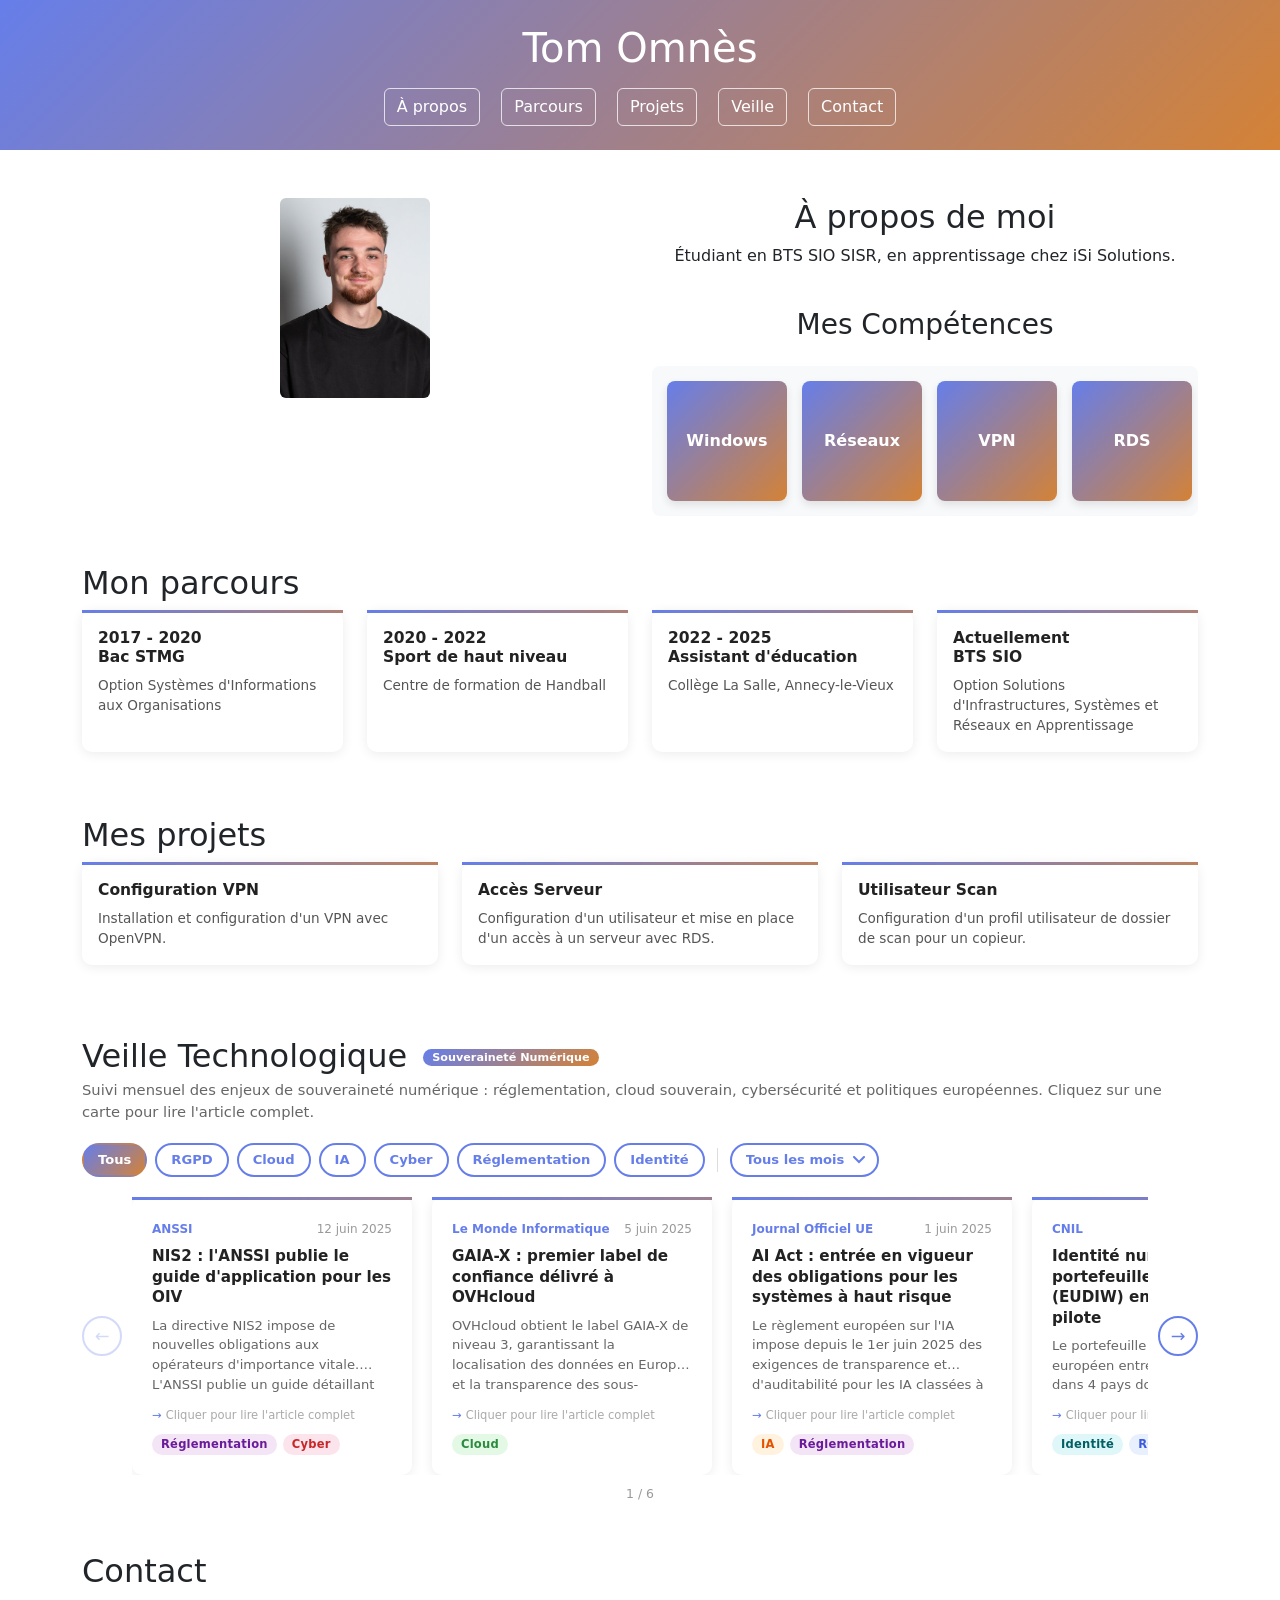
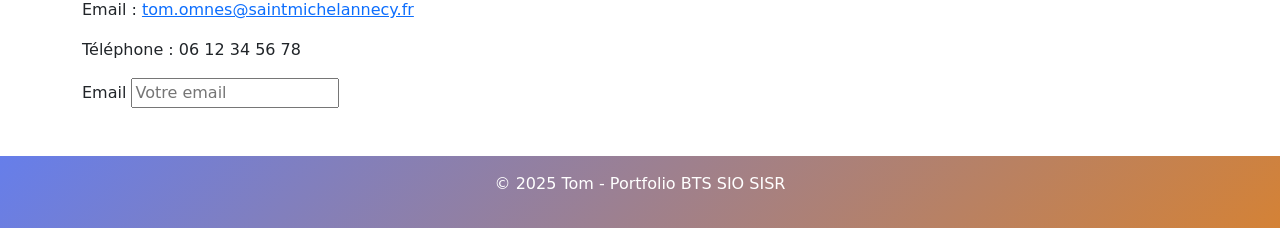
<file: index (1).html>
<!DOCTYPE html>
<html lang="fr">
<head>
  <meta charset="UTF-8">
  <meta name="viewport" content="width=device-width, initial-scale=1">
  <title>Portfolio Tom Omnès</title>
  <link href="https://cdn.jsdelivr.net/npm/bootstrap@5.3.2/dist/css/bootstrap.min.css" rel="stylesheet">
  <link rel="stylesheet" href="Style.css">
  <style>

    /* ══════════════════════════════════════════════════════════
       HEADER / FOOTER
    ══════════════════════════════════════════════════════════ */
    header {
      background: linear-gradient(135deg, #667eea 0%, #d48236 100%) !important;
    }
    footer {
      background: linear-gradient(135deg, #667eea 0%, #d48236 100%) !important;
    }
    header .btn-outline-light {
      border-color: rgba(255,255,255,0.75) !important;
      color: #fff !important;
    }
    header .btn-outline-light:hover {
      background-color: rgba(255,255,255,0.2) !important;
      border-color: #fff !important;
    }

    /* ══════════════════════════════════════════════════════════
       CARDS UNIFIÉES — Parcours & Projets
    ══════════════════════════════════════════════════════════ */
    .card {
      border: none !important;
      border-top: 3px solid transparent !important;
      border-image: linear-gradient(135deg, #667eea, #d48236) 1 !important;
      border-radius: 10px !important;
      box-shadow: 0 2px 12px rgba(0,0,0,0.08) !important;
      transition: transform 0.25s ease, box-shadow 0.25s ease !important;
      background: #fff !important;
    }
    .card:hover {
      transform: translateY(-5px) !important;
      box-shadow: 0 8px 24px rgba(102,126,234,0.18) !important;
    }
    .card-title { font-weight: 700; color: #222; font-size: 0.97rem; }
    .card-text  { font-size: 0.85rem; color: #555; }

    /* ══════════════════════════════════════════════════════════
       COMPÉTENCES — carrousel infini
    ══════════════════════════════════════════════════════════ */
    .competences-scroll {
      width: 100%; overflow: hidden;
      background-color: #f8f9fa;
      border-radius: 8px; padding: 15px 0;
    }
    .competences-container {
      display: flex; gap: 15px; padding: 0 15px;
      animation: scrollLeft 30s linear infinite;
      width: fit-content;
    }
    .competences-container:hover { animation-play-state: paused; }
    .competence-card {
      min-width: 120px; height: 120px;
      background: linear-gradient(135deg, #667eea 0%, #d48236 100%);
      color: white; border-radius: 8px;
      display: flex; align-items: center; justify-content: center;
      font-weight: bold; text-align: center; padding: 10px;
      box-shadow: 0 4px 8px rgba(0,0,0,0.1);
      flex-shrink: 0; transition: transform 0.3s ease;
    }
    .competence-card:hover { transform: scale(1.05); }
    @keyframes scrollLeft {
      0%   { transform: translateX(0); }
      100% { transform: translateX(calc(-50% - 7.5px)); }
    }

    /* ══════════════════════════════════════════════════════════
       VEILLE — EN-TÊTE & FILTRES
    ══════════════════════════════════════════════════════════ */
    #veille { margin-bottom: 3rem; }
    #veille > h2 { margin-bottom: 0.25rem; }
    .veille-intro { color: #666; font-size: 0.92rem; margin-bottom: 1.25rem; }

    .month-badge {
      display: inline-block; font-size: 0.7rem; font-weight: 700;
      background: linear-gradient(135deg, #667eea, #d48236);
      color: #fff; padding: 2px 9px; border-radius: 100px;
      margin-left: 6px; vertical-align: middle;
    }

    .veille-filters {
      display: flex; flex-wrap: wrap; align-items: center;
      gap: 8px; margin-bottom: 1.25rem;
    }
    .filter-btn {
      padding: 5px 14px;
      border: 2px solid #667eea; background: transparent; color: #667eea;
      border-radius: 100px; font-size: 0.82rem; font-weight: 600;
      cursor: pointer; transition: all 0.2s ease;
    }
    .filter-btn:hover, .filter-btn.active {
      background: linear-gradient(135deg, #667eea, #d48236);
      border-color: transparent; color: #fff;
    }
    .filter-separator { width: 1px; height: 24px; background: #ddd; margin: 0 4px; }
    .filter-select {
      padding: 5px 32px 5px 14px;
      border: 2px solid #667eea; border-radius: 100px;
      font-size: 0.82rem; font-weight: 600; color: #667eea;
      background-color: #fff;
      background-image: url("data:image/svg+xml,%3Csvg xmlns='http://www.w3.org/2000/svg' width='12' height='8' viewBox='0 0 12 8'%3E%3Cpath d='M1 1l5 5 5-5' fill='none' stroke='%23667eea' stroke-width='2' stroke-linecap='round'/%3E%3C/svg%3E");
      background-repeat: no-repeat; background-position: right 12px center;
      appearance: none; -webkit-appearance: none;
      cursor: pointer; transition: all 0.2s ease; outline: none;
    }
    .filter-select:hover, .filter-select:focus {
      border-color: #d48236; color: #d48236;
      background-image: url("data:image/svg+xml,%3Csvg xmlns='http://www.w3.org/2000/svg' width='12' height='8' viewBox='0 0 12 8'%3E%3Cpath d='M1 1l5 5 5-5' fill='none' stroke='%23d48236' stroke-width='2' stroke-linecap='round'/%3E%3C/svg%3E");
    }

    /* ══════════════════════════════════════════════════════════
       VEILLE — CARROUSEL
    ══════════════════════════════════════════════════════════ */
    .veille-carousel-wrapper {
      position: relative; display: flex; align-items: center; gap: 10px;
    }
    .carousel-arrow {
      flex-shrink: 0; width: 40px; height: 40px; border-radius: 50%;
      border: 2px solid #667eea; background: #fff; color: #667eea;
      font-size: 1.1rem; cursor: pointer;
      display: flex; align-items: center; justify-content: center;
      transition: all 0.2s ease; user-select: none;
    }
    .carousel-arrow:hover {
      background: linear-gradient(135deg, #667eea, #d48236);
      border-color: transparent; color: #fff;
    }
    .carousel-arrow:disabled {
      opacity: 0.28; cursor: default;
      background: #fff; color: #667eea; border-color: #667eea;
    }
    .veille-track-outer { flex: 1; overflow: hidden; }
    .veille-track {
      display: flex; gap: 1.25rem;
      transition: transform 0.35s ease; will-change: transform;
    }
    .carousel-counter {
      text-align: center; font-size: 0.78rem; color: #999; margin-top: 10px;
    }

    /* ══════════════════════════════════════════════════════════
       VEILLE — CARTE (mode résumé uniquement)
    ══════════════════════════════════════════════════════════ */
    .veille-card {
      background: #fff; border-radius: 10px;
      box-shadow: 0 2px 12px rgba(0,0,0,0.08);
      padding: 1.25rem;
      display: flex; flex-direction: column;
      flex-shrink: 0; width: 280px;
      border-top: 3px solid transparent;
      border-image: linear-gradient(135deg, #667eea, #d48236) 1;
      transition: transform 0.25s ease, box-shadow 0.25s ease;
      cursor: pointer;
    }
    .veille-card:hover {
      transform: translateY(-5px);
      box-shadow: 0 8px 24px rgba(102,126,234,0.18);
    }

    .veille-meta {
      display: flex; justify-content: space-between; align-items: center;
      font-size: 0.75rem; color: #999; margin-bottom: 0.5rem;
    }
    .veille-source { font-weight: 600; color: #667eea; }

    .veille-card h4 {
      font-size: 0.95rem; font-weight: 700;
      margin-bottom: 0.5rem; color: #222; line-height: 1.35;
    }

    /* Résumé court — 3 lignes max avec ellipsis */
    .veille-short {
      font-size: 0.82rem; color: #666; line-height: 1.5;
      display: -webkit-box;
      -webkit-line-clamp: 3;
      -webkit-box-orient: vertical;
      overflow: hidden;
      flex: 1;
      margin-bottom: 0.75rem;
    }

    /* Indication "cliquer pour plus" */
    .veille-hint {
      font-size: 0.72rem; color: #aaa;
      display: flex; align-items: center; gap: 4px;
      margin-bottom: 0.6rem;
    }
    .veille-hint::before { content: "→"; color: #667eea; }

    /* Tags */
    .veille-tags { display: flex; flex-wrap: wrap; gap: 6px; margin-top: auto; }
    .tag {
      font-size: 0.72rem; font-weight: 700; padding: 2px 9px;
      border-radius: 100px; background: #f0f0f0; color: #555;
      letter-spacing: 0.02em;
    }
    .tag[data-theme="RGPD"]           { background:#e8f0fe; color:#3b5bdb; }
    .tag[data-theme="Cloud"]          { background:#e3f9e5; color:#2b8a3e; }
    .tag[data-theme="IA"]             { background:#fff3e0; color:#e65100; }
    .tag[data-theme="Cyber"]          { background:#fce4ec; color:#c62828; }
    .tag[data-theme="Réglementation"] { background:#f3e5f5; color:#6a1b9a; }
    .tag[data-theme="Identité"]       { background:#e0f7fa; color:#006064; }
    .tag[data-theme="Infra"]          { background:#fafafa; color:#333; border:1px solid #ddd; }

    /* ══════════════════════════════════════════════════════════
       MODALE DE DÉTAIL
    ══════════════════════════════════════════════════════════ */
    .modal-overlay {
      position: fixed; inset: 0; z-index: 9999;
      background: rgba(0,0,0,0.55);
      display: flex; align-items: center; justify-content: center;
      padding: 20px;
      opacity: 0; pointer-events: none;
      transition: opacity 0.25s ease;
    }
    .modal-overlay.open {
      opacity: 1; pointer-events: all;
    }
    .modal-box {
      background: #fff; border-radius: 14px;
      max-width: 640px; width: 100%;
      max-height: 85vh; overflow-y: auto;
      padding: 2rem;
      transform: translateY(24px);
      transition: transform 0.25s ease;
      position: relative;
    }
    .modal-overlay.open .modal-box {
      transform: translateY(0);
    }

    /* Barre de couleur en haut de la modale */
    .modal-box::before {
      content: "";
      display: block;
      height: 4px;
      background: linear-gradient(135deg, #667eea, #d48236);
      border-radius: 4px 4px 0 0;
      margin: -2rem -2rem 1.5rem -2rem;
      border-radius: 14px 14px 0 0;
    }

    .modal-close {
      position: absolute; top: 1rem; right: 1rem;
      width: 32px; height: 32px; border-radius: 50%;
      border: 1.5px solid #ddd; background: #fff;
      color: #888; font-size: 1rem; cursor: pointer;
      display: flex; align-items: center; justify-content: center;
      transition: all 0.2s;
    }
    .modal-close:hover { background: #f4f4f4; color: #333; border-color: #bbb; }

    .modal-meta {
      display: flex; align-items: center; gap: 10px;
      flex-wrap: wrap; margin-bottom: 0.75rem;
      font-size: 0.8rem; color: #999;
    }
    .modal-source { font-weight: 700; color: #667eea; font-size: 0.85rem; }
    .modal-date   { font-size: 0.8rem; }

    .modal-box h3 {
      font-size: 1.1rem; font-weight: 700; color: #222;
      line-height: 1.4; margin-bottom: 1rem;
    }

    .modal-detail {
      font-size: 0.88rem; color: #444;
      line-height: 1.75; margin-bottom: 1.25rem;
      white-space: pre-line;
    }

    /* Lien source dans la modale */
    .modal-link {
      display: inline-flex; align-items: center; gap: 6px;
      padding: 8px 18px;
      background: linear-gradient(135deg, #667eea, #d48236);
      color: #fff; font-size: 0.83rem; font-weight: 600;
      border-radius: 100px; text-decoration: none;
      transition: opacity 0.2s;
    }
    .modal-link:hover { opacity: 0.88; color: #fff; }
    .modal-link::before { content: "↗"; }

    .modal-tags { display: flex; flex-wrap: wrap; gap: 6px; margin-top: 1.25rem; }

    @media (max-width: 600px) {
      .veille-card { width: calc(100vw - 120px); }
      .veille-filters { gap: 6px; }
      .modal-box { padding: 1.5rem; }
    }

  </style>
</head>
<body>

  <!-- ══════════════════════════════════════════════════════════
       MODALE — générée une seule fois, remplie par le JS
  ══════════════════════════════════════════════════════════ -->
  <div class="modal-overlay" id="veilleModal" role="dialog" aria-modal="true">
    <div class="modal-box">
      <button class="modal-close" id="modalClose" aria-label="Fermer">✕</button>
      <div class="modal-meta">
        <span class="modal-source" id="mSource"></span>
        <span>·</span>
        <span class="modal-date" id="mDate"></span>
      </div>
      <h3 id="mTitle"></h3>
      <p class="modal-detail" id="mDetail"></p>
      <a class="modal-link" id="mLink" href="#" target="_blank" rel="noopener">Lire l'article source</a>
      <div class="modal-tags" id="mTags"></div>
    </div>
  </div>

  <header class="text-white text-center py-4">
    <h1>Tom Omnès</h1>
    <nav class="mt-3">
      <a href="#propos"   class="btn btn-outline-light mx-2">À propos</a>
      <a href="#parcours" class="btn btn-outline-light mx-2">Parcours</a>
      <a href="#projets"  class="btn btn-outline-light mx-2">Projets</a>
      <a href="#veille"   class="btn btn-outline-light mx-2">Veille</a>
      <a href="#contact"  class="btn btn-outline-light mx-2">Contact</a>
    </nav>
  </header>

  <main class="container my-5">

    <!-- ── À PROPOS ─────────────────────────────────────────── -->
    <div id="propos" class="row mb-5 align-items-start">
      <div class="col-md-6 d-flex justify-content-center">
        <img id="PhT" src="images/PhotoTom.jpg" alt="Photo de profil" class="img-fluid rounded">
      </div>
      <div class="col-md-6 d-flex flex-column align-items-center justify-content-start">
        <h2 class="text-center">À propos de moi</h2>
        <p class="text-center">Étudiant en BTS SIO SISR, en apprentissage chez iSi Solutions.</p>
        <h3 class="text-center mt-4">Mes Compétences</h3>
        <div class="competences-scroll mt-3">
          <div class="competences-container">
            <div class="competence-card">Windows</div>
            <div class="competence-card">Réseaux</div>
            <div class="competence-card">VPN</div>
            <div class="competence-card">RDS</div>
            <div class="competence-card">Active Directory</div>
            <div class="competence-card">HTML/CSS</div>
            <div class="competence-card">JavaScript</div>
            <div class="competence-card">Linux</div>
            <div class="competence-card">Windows</div>
            <div class="competence-card">Réseaux</div>
            <div class="competence-card">VPN</div>
            <div class="competence-card">RDS</div>
            <div class="competence-card">Active Directory</div>
            <div class="competence-card">HTML/CSS</div>
            <div class="competence-card">JavaScript</div>
            <div class="competence-card">Linux</div>
          </div>
        </div>
      </div>
    </div>

    <!-- ── PARCOURS ──────────────────────────────────────────── -->
    <div id="parcours" class="mb-5">
      <h2>Mon parcours</h2>
      <div class="row">
        <div class="col-md-3 mb-3">
          <div class="card h-100"><div class="card-body">
            <h5 class="card-title">2017 - 2020<br>Bac STMG</h5>
            <p class="card-text">Option Systèmes d'Informations aux Organisations</p>
          </div></div>
        </div>
        <div class="col-md-3 mb-3">
          <div class="card h-100"><div class="card-body">
            <h5 class="card-title">2020 - 2022<br>Sport de haut niveau</h5>
            <p class="card-text">Centre de formation de Handball</p>
          </div></div>
        </div>
        <div class="col-md-3 mb-3">
          <div class="card h-100"><div class="card-body">
            <h5 class="card-title">2022 - 2025<br>Assistant d'éducation</h5>
            <p class="card-text">Collège La Salle, Annecy-le-Vieux</p>
          </div></div>
        </div>
        <div class="col-md-3 mb-3">
          <div class="card h-100"><div class="card-body">
            <h5 class="card-title">Actuellement<br>BTS SIO</h5>
            <p class="card-text">Option Solutions d'Infrastructures, Systèmes et Réseaux en Apprentissage</p>
          </div></div>
        </div>
      </div>
    </div>

    <!-- ── PROJETS ───────────────────────────────────────────── -->
    <div id="projets" class="mb-5">
      <h2>Mes projets</h2>
      <div class="row">
        <div class="col-md-4 mb-4">
          <div class="card h-100"><div class="card-body">
            <h5 class="card-title">Configuration VPN</h5>
            <p class="card-text">Installation et configuration d'un VPN avec OpenVPN.</p>
          </div></div>
        </div>
        <div class="col-md-4 mb-4">
          <div class="card h-100"><div class="card-body">
            <h5 class="card-title">Accès Serveur</h5>
            <p class="card-text">Configuration d'un utilisateur et mise en place d'un accès à un serveur avec RDS.</p>
          </div></div>
        </div>
        <div class="col-md-4 mb-4">
          <div class="card h-100"><div class="card-body">
            <h5 class="card-title">Utilisateur Scan</h5>
            <p class="card-text">Configuration d'un profil utilisateur de dossier de scan pour un copieur.</p>
          </div></div>
        </div>
      </div>
    </div>

    <!-- ── VEILLE TECHNOLOGIQUE ──────────────────────────────── -->
    <div id="veille" class="mb-5">
      <h2>Veille Technologique <span class="month-badge">Souveraineté Numérique</span></h2>
      <p class="veille-intro">
        Suivi mensuel des enjeux de souveraineté numérique : réglementation, cloud souverain,
        cybersécurité et politiques européennes. Cliquez sur une carte pour lire l'article complet.
      </p>

      <div class="veille-filters" id="veilleFilters">
        <button class="filter-btn active" data-filter="all">Tous</button>
        <button class="filter-btn" data-filter="theme-RGPD">RGPD</button>
        <button class="filter-btn" data-filter="theme-Cloud">Cloud</button>
        <button class="filter-btn" data-filter="theme-IA">IA</button>
        <button class="filter-btn" data-filter="theme-Cyber">Cyber</button>
        <button class="filter-btn" data-filter="theme-Réglementation">Réglementation</button>
        <button class="filter-btn" data-filter="theme-Identité">Identité</button>
        <div class="filter-separator"></div>
        <select class="filter-select" id="filterMois" aria-label="Filtrer par mois">
          <option value="all">Tous les mois</option>
          <option value="mois-2025-06">Juin 2025</option>
          <option value="mois-2025-05">Mai 2025</option>
          <!-- Ajouter ici : <option value="mois-2026-04">Avril 2026</option> -->
        </select>
      </div>

      <div class="veille-carousel-wrapper">
        <button class="carousel-arrow" id="arrowPrev" aria-label="Précédent">&#8592;</button>
        <div class="veille-track-outer">
          <div class="veille-track" id="veilleTrack">

            <!-- ══════════════════════════════════════════════════
                 STRUCTURE D'UNE CARTE :
                 - data-themes     : thèmes séparés par espace
                 - data-mois       : AAAA-MM
                 - data-detail     : texte long affiché dans la modale
                                     (peut contenir des \n pour les sauts de ligne)
                 - data-link       : URL de l'article source
                 - data-link-label : texte du bouton lien (optionnel)
                 Ajouter les nouvelles cartes ICI, avant les autres.
            ══════════════════════════════════════════════════ -->

            <!-- CARTE 1 -->
            <article class="veille-card"
              data-themes="Réglementation Cyber"
              data-mois="2025-06"
              data-detail="La directive NIS2, transposée en droit français par la loi du 15 avril 2025, impose de nouvelles obligations aux opérateurs d'importance vitale (OIV) et aux entités essentielles.

L'ANSSI a publié un guide pratique de 47 pages détaillant les mesures techniques minimales à mettre en place : journalisation des accès, cloisonnement réseau, gestion des accès privilégiés (PAM), et procédures de notification d'incident sous 24h.

Environ 18 000 entités françaises sont concernées, réparties en deux catégories : les entités essentielles (EE) soumises aux exigences les plus strictes, et les entités importantes (EI) avec des obligations allégées. Les sanctions en cas de non-conformité peuvent atteindre 10 M€ ou 2 % du chiffre d'affaires mondial pour les EE, et 7 M€ ou 1,4 % pour les EI.

Les entreprises ont jusqu'au 31 décembre 2025 pour se mettre en conformité. L'ANSSI a ouvert un portail dédié (monespaceanssi.gouv.fr) pour permettre aux entités de s'inscrire et de déclarer leur statut."
              data-link="https://www.anssi.gouv.fr/actualites/"
              data-link-label="Lire sur anssi.gouv.fr">
              <div class="veille-meta">
                <span class="veille-source">ANSSI</span>
                <span>12 juin 2025</span>
              </div>
              <h4>NIS2 : l'ANSSI publie le guide d'application pour les OIV</h4>
              <p class="veille-short">
                La directive NIS2 impose de nouvelles obligations aux opérateurs d'importance vitale. L'ANSSI publie un guide détaillant les mesures minimales : journalisation, cloisonnement réseau, gestion des accès privilégiés.
              </p>
              <span class="veille-hint">Cliquer pour lire l'article complet</span>
              <div class="veille-tags">
                <span class="tag" data-theme="Réglementation">Réglementation</span>
                <span class="tag" data-theme="Cyber">Cyber</span>
              </div>
            </article>

            <!-- CARTE 2 -->
            <article class="veille-card"
              data-themes="Cloud"
              data-mois="2025-06"
              data-detail="OVHcloud est devenu le premier hébergeur européen à obtenir le label GAIA-X de niveau 3, le plus élevé de l'initiative européenne pour un cloud de confiance.

Ce label garantit trois points essentiels : la localisation des données exclusivement en Europe, la transparence totale sur l'identité des sous-traitants et partenaires techniques, et l'absence d'accès possible par des États tiers en vertu de lois extraterritoriales (comme le CLOUD Act américain).

Concrètement, ce label commence à s'imposer dans les appels d'offres publics français. En 2025, plusieurs collectivités territoriales et établissements de santé ont conditionné leurs marchés cloud à l'obtention d'un label GAIA-X ou d'une qualification SecNumCloud. OVHcloud revendique plus de 1,6 million de clients dans 140 pays et un chiffre d'affaires de 912 M€ en 2024.

L'initiative GAIA-X regroupe 300 organisations membres, dont des acteurs français (Thales, Airbus, Dassault Systèmes) et allemands (SAP, Deutsche Telekom), avec pour ambition de créer un écosystème cloud européen souverain face aux géants américains AWS, Azure et Google Cloud."
              data-link="https://www.lemondeinformatique.fr/"
              data-link-label="Lire sur lemondeinformatique.fr">
              <div class="veille-meta">
                <span class="veille-source">Le Monde Informatique</span>
                <span>5 juin 2025</span>
              </div>
              <h4>GAIA-X : premier label de confiance délivré à OVHcloud</h4>
              <p class="veille-short">
                OVHcloud obtient le label GAIA-X de niveau 3, garantissant la localisation des données en Europe et la transparence des sous-traitants.
              </p>
              <span class="veille-hint">Cliquer pour lire l'article complet</span>
              <div class="veille-tags">
                <span class="tag" data-theme="Cloud">Cloud</span>
              </div>
            </article>

            <!-- CARTE 3 -->
            <article class="veille-card"
              data-themes="IA Réglementation"
              data-mois="2025-06"
              data-detail="Depuis le 1er juin 2025, le règlement européen sur l'intelligence artificielle (AI Act) impose des obligations contraignantes pour les systèmes d'IA classés à haut risque.

Sont concernés : les systèmes d'IA utilisés dans le recrutement, la biométrie, les infrastructures critiques, l'éducation et la justice. Ces systèmes doivent désormais disposer d'une documentation technique complète, être enregistrés dans une base de données européenne (EU AI Database), et faire l'objet d'une surveillance humaine obligatoire.

Les modèles d'IA à usage général (comme les LLM) sont soumis à des obligations de transparence spécifiques. Les fournisseurs de modèles « à risque systémique » (capacités supérieures à 10^25 FLOPS d'entraînement) doivent notifier la Commission européenne et subir des audits indépendants.

En France, la CNIL joue le rôle d'autorité nationale de supervision pour les usages impliquant des données personnelles. Les sanctions prévues vont jusqu'à 35 M€ ou 7 % du chiffre d'affaires mondial pour les violations les plus graves. La mise en application totale du règlement s'échelonnera jusqu'en août 2026 selon les catégories de systèmes."
              data-link="https://eur-lex.europa.eu/"
              data-link-label="Lire sur eur-lex.europa.eu">
              <div class="veille-meta">
                <span class="veille-source">Journal Officiel UE</span>
                <span>1 juin 2025</span>
              </div>
              <h4>AI Act : entrée en vigueur des obligations pour les systèmes à haut risque</h4>
              <p class="veille-short">
                Le règlement européen sur l'IA impose depuis le 1er juin 2025 des exigences de transparence et d'auditabilité pour les IA classées à haut risque.
              </p>
              <span class="veille-hint">Cliquer pour lire l'article complet</span>
              <div class="veille-tags">
                <span class="tag" data-theme="IA">IA</span>
                <span class="tag" data-theme="Réglementation">Réglementation</span>
              </div>
            </article>

            <!-- CARTE 4 -->
            <article class="veille-card"
              data-themes="Identité RGPD"
              data-mois="2025-05"
              data-detail="Le portefeuille d'identité numérique européen (European Digital Identity Wallet — EUDIW) est entré en phase pilote dans quatre pays : France, Allemagne, Pays-Bas et Espagne, depuis mai 2025.

Ce portefeuille permettra aux citoyens européens de stocker et présenter des documents officiels de façon numérique et sécurisée : carte d'identité, permis de conduire, diplômes, ordonnances médicales. Il repose sur le règlement eIDAS 2.0, qui impose aux États membres de proposer une identité numérique à tous leurs citoyens d'ici fin 2026.

En France, l'application sera développée par le groupement La Suite Numérique, avec une phase de déploiement grand public prévue pour 2026. Le portefeuille utilisera la technologie des Verifiable Credentials (justificatifs vérifiables), standardisée par le W3C, associée au protocole OpenID Connect 4 VP pour la présentation sécurisée.

L'enjeu principal est la souveraineté : contrairement aux solutions actuelles comme France Connect (qui s'appuie sur des fournisseurs d'identité tiers), le portefeuille EUDIW restera sous contrôle de l'utilisateur et de l'État, sans intermédiaire privé américain. Le projet implique un investissement de 46 M€ au niveau européen pour les phases pilotes."
              data-link="https://www.cnil.fr/fr/actualites"
              data-link-label="Lire sur cnil.fr">
              <div class="veille-meta">
                <span class="veille-source">CNIL</span>
                <span>20 mai 2025</span>
              </div>
              <h4>Identité numérique : le portefeuille européen (EUDIW) entre en phase pilote</h4>
              <p class="veille-short">
                Le portefeuille d'identité numérique européen entre en phase pilote dans 4 pays dont la France, permettant de stocker diplômes et données de santé sans dépendre de plateformes privées américaines.
              </p>
              <span class="veille-hint">Cliquer pour lire l'article complet</span>
              <div class="veille-tags">
                <span class="tag" data-theme="Identité">Identité</span>
                <span class="tag" data-theme="RGPD">RGPD</span>
              </div>
            </article>

            <!-- CARTE 5 -->
            <article class="veille-card"
              data-themes="Cyber Infra"
              data-mois="2025-05"
              data-detail="Le règlement européen Cyber Resilience Act (CRA), entré en vigueur en décembre 2024, impose aux fabricants d'équipements connectés de fournir des mises à jour de sécurité pendant toute la durée de vie commerciale du produit, avec un minimum de 5 ans après la mise en vente.

Le règlement s'applique à tout produit comportant des composants numériques : objets connectés (IoT), routeurs, caméras IP, NAS, commutateurs réseau, mais aussi logiciels embarqués. Les fabricants doivent désormais publier un Software Bill of Materials (SBOM) — un inventaire complet des composants logiciels utilisés — et déclarer toute vulnérabilité exploitée dans les 24 heures suivant sa découverte à l'ENISA (agence européenne de cybersécurité).

Les sanctions prévues atteignent 15 M€ ou 2,5 % du chiffre d'affaires mondial. Les PME bénéficient de délais de mise en conformité allongés jusqu'en 2027. Côté technicien réseau, cette réglementation change directement les pratiques : obligation de documenter les versions firmware de chaque équipement du parc, surveillance active des CVE (Common Vulnerabilities and Exposures) publiées par les constructeurs, et mise en place de plans de patch management formalisés.

Selon l'ENISA, en 2024, 40 % des cyberattaques sur les entreprises européennes exploitaient des vulnérabilités connues non corrigées sur des équipements réseau."
              data-link="https://www.silicon.fr/"
              data-link-label="Lire sur silicon.fr">
              <div class="veille-meta">
                <span class="veille-source">Silicon.fr</span>
                <span>8 mai 2025</span>
              </div>
              <h4>Cyber Resilience Act : les équipements connectés devront être patchés 5 ans</h4>
              <p class="veille-short">
                Le règlement européen CRA oblige les fabricants d'objets connectés à fournir des mises à jour de sécurité pendant 5 ans minimum. Un enjeu majeur pour la gestion du parc réseau.
              </p>
              <span class="veille-hint">Cliquer pour lire l'article complet</span>
              <div class="veille-tags">
                <span class="tag" data-theme="Cyber">Cyber</span>
                <span class="tag" data-theme="Infra">Infra</span>
              </div>
            </article>

            <!-- CARTE 6 -->
            <article class="veille-card"
              data-themes="Cloud Réglementation"
              data-mois="2025-05"
              data-detail="S3ns, la coentreprise créée par Thales (51 %) et Google (49 %), a obtenu la qualification SecNumCloud de l'ANSSI au niveau 3.2 — le plus élevé — en mai 2025. C'est une première mondiale pour un service cloud basé sur une technologie américaine.

Concrètement, l'architecture mise en place garantit que : les données des clients restent physiquement en France (centres de données de Marseille et Paris), les clés de chiffrement sont exclusivement détenues et gérées par Thales via son HSM (Hardware Security Module), Google n'a aucun accès possible aux données chiffrées, et tout accès d'une autorité étrangère (notamment via le CLOUD Act américain) est contractuellement et techniquement exclu.

Cette qualification ouvre l'accès aux marchés publics sensibles : hôpitaux, ministères, collectivités de taille importante, opérateurs d'importance vitale. Le marché adressable est estimé à 4 Md€ en France. S3ns propose des services GCP (Google Cloud Platform) qualifiés : Google Workspace, BigQuery, Kubernetes, et Cloud Storage.

À titre de comparaison, Microsoft a obtenu une qualification similaire via Bleu (coentreprise avec Orange et Cap Gemini), et AWS travaille sur une solution analogue avec Atos. Cette « cloudification souveraine » illustre la stratégie européenne de reprendre le contrôle des infrastructures numériques sans renoncer aux technologies des hyperscalers américains."
              data-link="https://www.silicon.fr/"
              data-link-label="Lire sur silicon.fr">
              <div class="veille-meta">
                <span class="veille-source">Silicon.fr</span>
                <span>3 mai 2025</span>
              </div>
              <h4>SecNumCloud : Thales/S3ns obtient la qualification pour son cloud de confiance</h4>
              <p class="veille-short">
                S3ns, la coentreprise Thales–Google, obtient la qualification SecNumCloud de l'ANSSI. Les données restent en France, les clés de chiffrement sont contrôlées par Thales.
              </p>
              <span class="veille-hint">Cliquer pour lire l'article complet</span>
              <div class="veille-tags">
                <span class="tag" data-theme="Cloud">Cloud</span>
                <span class="tag" data-theme="Réglementation">Réglementation</span>
              </div>
            </article>

          </div><!-- /veille-track -->
        </div>
        <button class="carousel-arrow" id="arrowNext" aria-label="Suivant">&#8594;</button>
      </div>

      <div class="carousel-counter" id="carouselCounter"></div>
    </div><!-- /veille -->

    <!-- ── CONTACT ───────────────────────────────────────────── -->
    <div id="contact" class="mb-5">
      <h2>Contact</h2>
      <p>Email : <a href="mailto:tom.omnes@saintmichelannecy.fr">tom.omnes@saintmichelannecy.fr</a></p>
      <p>Téléphone : 06 12 34 56 78</p>
      <div class="form_group">
        <label for="email">Email</label>
        <input type="email" name="email" id="email" placeholder="Votre email">
      </div>
    </div>

  </main>

  <footer class="text-white text-center py-3">
    <p>&copy; 2025 Tom - Portfolio BTS SIO SISR</p>
  </footer>

  <script src="https://cdn.jsdelivr.net/npm/bootstrap@5.3.2/dist/js/bootstrap.bundle.min.js"></script>
  <script>
  (function () {

    /* ── MODALE ──────────────────────────────────────────────── */
    const overlay   = document.getElementById('veilleModal');
    const mSource   = document.getElementById('mSource');
    const mDate     = document.getElementById('mDate');
    const mTitle    = document.getElementById('mTitle');
    const mDetail   = document.getElementById('mDetail');
    const mLink     = document.getElementById('mLink');
    const mTags     = document.getElementById('mTags');
    const modalClose = document.getElementById('modalClose');

    function openModal(card) {
      // Récupérer les données depuis les data-attributes de la carte
      mSource.textContent  = card.querySelector('.veille-source').textContent;
      mDate.textContent    = card.querySelector('.veille-meta span:last-child').textContent;
      mTitle.textContent   = card.querySelector('h4').textContent;
      mDetail.textContent  = card.dataset.detail || '';
      mLink.href           = card.dataset.link || '#';
      mLink.textContent    = card.dataset.linkLabel || 'Lire l\'article source';

      // Reproduire les tags
      mTags.innerHTML = card.querySelector('.veille-tags').innerHTML;

      overlay.classList.add('open');
      document.body.style.overflow = 'hidden';
    }

    function closeModal() {
      overlay.classList.remove('open');
      document.body.style.overflow = '';
    }

    // Clic sur une carte → ouvre la modale
    document.getElementById('veilleTrack').addEventListener('click', function (e) {
      const card = e.target.closest('.veille-card');
      if (card) openModal(card);
    });

    // Fermeture : bouton ✕, clic sur l'overlay, touche Échap
    modalClose.addEventListener('click', closeModal);
    overlay.addEventListener('click', function (e) {
      if (e.target === overlay) closeModal();
    });
    document.addEventListener('keydown', function (e) {
      if (e.key === 'Escape') closeModal();
    });

    /* ── CARROUSEL ───────────────────────────────────────────── */
    const track      = document.getElementById('veilleTrack');
    const btnPrev    = document.getElementById('arrowPrev');
    const btnNext    = document.getElementById('arrowNext');
    const counter    = document.getElementById('carouselCounter');
    const filterBtns = document.getElementById('veilleFilters');
    const filterMois = document.getElementById('filterMois');

    let currentIndex = 0;
    let visibleCards = [];
    let activeTheme  = 'all';
    let activeMois   = 'all';

    function getCardWidth() {
      return visibleCards.length ? visibleCards[0].offsetWidth + 20 : 300;
    }

    function updateCarousel() {
      if (!visibleCards.length) {
        track.style.transform = 'translateX(0)';
        btnPrev.disabled = true;
        btnNext.disabled = true;
        counter.textContent = 'Aucune carte pour ce filtre';
        return;
      }
      if (currentIndex >= visibleCards.length) currentIndex = 0;
      track.style.transform = `translateX(-${currentIndex * getCardWidth()}px)`;
      btnPrev.disabled = currentIndex === 0;
      btnNext.disabled = currentIndex >= visibleCards.length - 1;
      counter.textContent = `${currentIndex + 1} / ${visibleCards.length}`;
    }

    function applyFilters() {
      const all = Array.from(track.querySelectorAll('.veille-card'));
      all.forEach(card => {
        const matchTheme = activeTheme === 'all' || card.dataset.themes.includes(activeTheme.replace('theme-', ''));
        const matchMois  = activeMois  === 'all' || card.dataset.mois === activeMois.replace('mois-', '');
        card.style.display = (matchTheme && matchMois) ? 'flex' : 'none';
      });
      visibleCards = all.filter(c => c.style.display !== 'none');
      currentIndex = 0;
      updateCarousel();
    }

    filterBtns.addEventListener('click', function (e) {
      const btn = e.target.closest('.filter-btn');
      if (!btn) return;
      filterBtns.querySelectorAll('.filter-btn').forEach(b => b.classList.remove('active'));
      btn.classList.add('active');
      activeTheme = btn.dataset.filter;
      applyFilters();
    });

    filterMois.addEventListener('change', function () {
      activeMois = this.value;
      applyFilters();
    });

    btnPrev.addEventListener('click', () => { if (currentIndex > 0) { currentIndex--; updateCarousel(); } });
    btnNext.addEventListener('click', () => { if (currentIndex < visibleCards.length - 1) { currentIndex++; updateCarousel(); } });

    applyFilters();

  })();
  </script>

</body>
</html>
</file>
<file: Style.css>
#PhT {
  max-width: 150px;
  width: 50%;
  height: auto;
  display: block;
}
</file>
